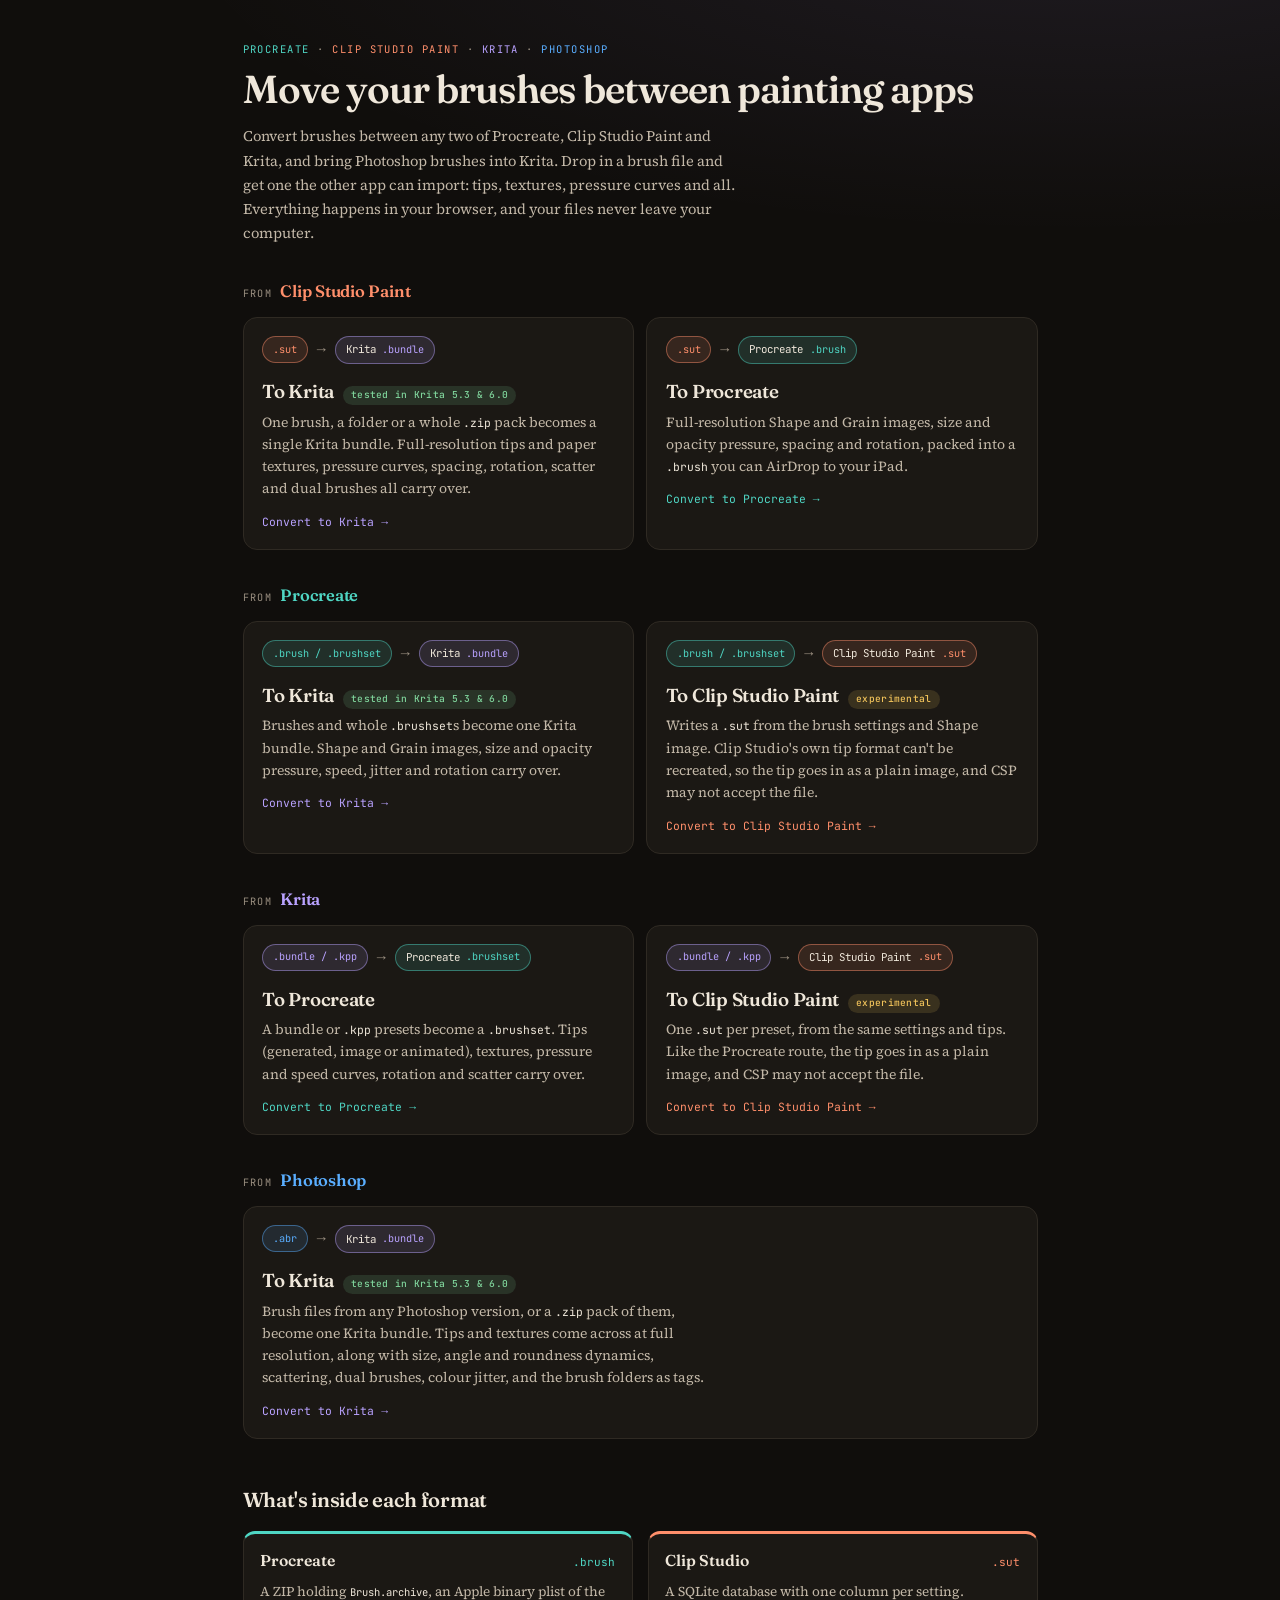
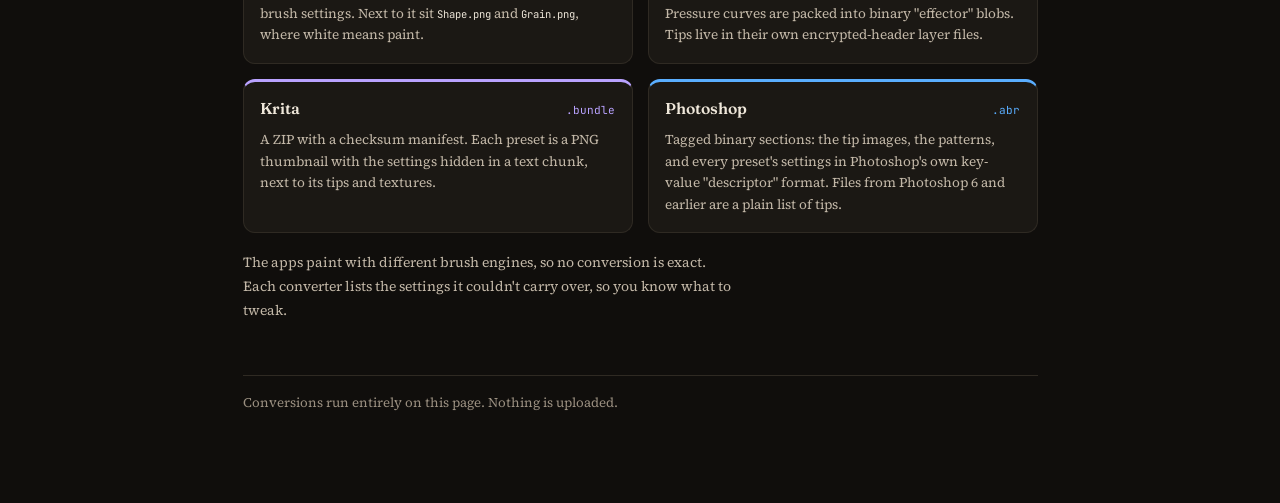
<file: index.html>
<!DOCTYPE html>
<html lang="en">
<head>
  <meta charset="UTF-8">
  <meta name="viewport" content="width=device-width, initial-scale=1.0">
  <title>Brush Converters</title>
  <meta name="description" content="Move brushes between Procreate, Clip Studio Paint and Krita, and bring Photoshop brushes into Krita, right in your browser.">
  <link rel="stylesheet" href="assets/fonts.css">
  <link rel="stylesheet" href="assets/style.css">
</head>
<body class="to-krita">
  <div class="wrap">
    <header>
      <p class="kicker"><span class="c-procreate">Procreate</span> · <span class="c-csp">Clip Studio Paint</span> · <span class="c-krita">Krita</span> · <span class="c-photoshop">Photoshop</span></p>
      <h1>Move your brushes between painting apps</h1>
      <p class="subtitle">Convert brushes between any two of Procreate, Clip Studio Paint and Krita, and bring Photoshop brushes into Krita. Drop in a brush file and get one the other app can import: tips, textures, pressure curves and all. Everything happens in your browser, and your files never leave your computer.</p>
    </header>

    <nav class="routes" aria-label="Converters">
      <section class="route-group" aria-labelledby="from-csp">
        <h2 id="from-csp"><span class="from">From</span> <span class="c-csp">Clip Studio Paint</span></h2>
        <div class="route-pair">
        <a class="route to-krita" href="tools/csp-to-krita/">
          <span class="route-line">
            <span class="fmt csp"><span class="app">Clip Studio Paint</span> <code>.sut</code></span>
            <span class="arrow" aria-hidden="true">→</span>
            <span class="fmt krita"><span class="app">Krita</span> <code>.bundle</code></span>
          </span>
          <span class="route-title">To Krita <span class="tag ok">tested in Krita 5.3 &amp; 6.0</span></span>
          <span class="route-desc">One brush, a folder or a whole <code>.zip</code> pack becomes a single Krita bundle. Full-resolution tips and paper textures, pressure curves, spacing, rotation, scatter and dual brushes all carry over.</span>
          <span class="route-go">Convert to Krita →</span>
        </a>
        <a class="route to-procreate" href="tools/csp-to-procreate/">
          <span class="route-line">
            <span class="fmt csp"><span class="app">Clip Studio Paint</span> <code>.sut</code></span>
            <span class="arrow" aria-hidden="true">→</span>
            <span class="fmt procreate"><span class="app">Procreate</span> <code>.brush</code></span>
          </span>
          <span class="route-title">To Procreate</span>
          <span class="route-desc">Full-resolution Shape and Grain images, size and opacity pressure, spacing and rotation, packed into a <code>.brush</code> you can AirDrop to your iPad.</span>
          <span class="route-go">Convert to Procreate →</span>
        </a>
        </div>
      </section>
      <section class="route-group" aria-labelledby="from-procreate">
        <h2 id="from-procreate"><span class="from">From</span> <span class="c-procreate">Procreate</span></h2>
        <div class="route-pair">
        <a class="route to-krita" href="tools/procreate-to-krita/">
          <span class="route-line">
            <span class="fmt procreate"><span class="app">Procreate</span> <code>.brush / .brushset</code></span>
            <span class="arrow" aria-hidden="true">→</span>
            <span class="fmt krita"><span class="app">Krita</span> <code>.bundle</code></span>
          </span>
          <span class="route-title">To Krita <span class="tag ok">tested in Krita 5.3 &amp; 6.0</span></span>
          <span class="route-desc">Brushes and whole <code>.brushset</code>s become one Krita bundle. Shape and Grain images, size and opacity pressure, speed, jitter and rotation carry over.</span>
          <span class="route-go">Convert to Krita →</span>
        </a>
        <a class="route to-csp" href="tools/procreate-to-csp/">
          <span class="route-line">
            <span class="fmt procreate"><span class="app">Procreate</span> <code>.brush / .brushset</code></span>
            <span class="arrow" aria-hidden="true">→</span>
            <span class="fmt csp"><span class="app">Clip Studio Paint</span> <code>.sut</code></span>
          </span>
          <span class="route-title">To Clip Studio Paint <span class="tag exp">experimental</span></span>
          <span class="route-desc">Writes a <code>.sut</code> from the brush settings and Shape image. Clip Studio's own tip format can't be recreated, so the tip goes in as a plain image, and CSP may not accept the file.</span>
          <span class="route-go">Convert to Clip Studio Paint →</span>
        </a>
        </div>
      </section>
      <section class="route-group" aria-labelledby="from-krita">
        <h2 id="from-krita"><span class="from">From</span> <span class="c-krita">Krita</span></h2>
        <div class="route-pair">
        <a class="route to-procreate" href="tools/krita-to-procreate/">
          <span class="route-line">
            <span class="fmt krita"><span class="app">Krita</span> <code>.bundle / .kpp</code></span>
            <span class="arrow" aria-hidden="true">→</span>
            <span class="fmt procreate"><span class="app">Procreate</span> <code>.brushset</code></span>
          </span>
          <span class="route-title">To Procreate</span>
          <span class="route-desc">A bundle or <code>.kpp</code> presets become a <code>.brushset</code>. Tips (generated, image or animated), textures, pressure and speed curves, rotation and scatter carry over.</span>
          <span class="route-go">Convert to Procreate →</span>
        </a>
        <a class="route to-csp" href="tools/krita-to-csp/">
          <span class="route-line">
            <span class="fmt krita"><span class="app">Krita</span> <code>.bundle / .kpp</code></span>
            <span class="arrow" aria-hidden="true">→</span>
            <span class="fmt csp"><span class="app">Clip Studio Paint</span> <code>.sut</code></span>
          </span>
          <span class="route-title">To Clip Studio Paint <span class="tag exp">experimental</span></span>
          <span class="route-desc">One <code>.sut</code> per preset, from the same settings and tips. Like the Procreate route, the tip goes in as a plain image, and CSP may not accept the file.</span>
          <span class="route-go">Convert to Clip Studio Paint →</span>
        </a>
        </div>
      </section>
      <section class="route-group" aria-labelledby="from-photoshop">
        <h2 id="from-photoshop"><span class="from">From</span> <span class="c-photoshop">Photoshop</span></h2>
        <div class="route-pair">
        <a class="route to-krita" href="tools/photoshop-to-krita/">
          <span class="route-line">
            <span class="fmt photoshop"><span class="app">Photoshop</span> <code>.abr</code></span>
            <span class="arrow" aria-hidden="true">→</span>
            <span class="fmt krita"><span class="app">Krita</span> <code>.bundle</code></span>
          </span>
          <span class="route-title">To Krita <span class="tag ok">tested in Krita 5.3 &amp; 6.0</span></span>
          <span class="route-desc">Brush files from any Photoshop version, or a <code>.zip</code> pack of them, become one Krita bundle. Tips and textures come across at full resolution, along with size, angle and roundness dynamics, scattering, dual brushes, colour jitter, and the brush folders as tags.</span>
          <span class="route-go">Convert to Krita →</span>
        </a>
        </div>
      </section>
    </nav>

    <h2>What's inside each format</h2>
    <div class="formats">
      <section class="format procreate">
        <h3>Procreate <code>.brush</code></h3>
        <p>A ZIP holding <code>Brush.archive</code>, an Apple binary plist of the brush settings. Next to it sit <code>Shape.png</code> and <code>Grain.png</code>, where white means paint.</p>
      </section>
      <section class="format csp">
        <h3>Clip Studio <code>.sut</code></h3>
        <p>A SQLite database with one column per setting. Pressure curves are packed into binary "effector" blobs. Tips live in their own encrypted-header layer files.</p>
      </section>
      <section class="format krita">
        <h3>Krita <code>.bundle</code></h3>
        <p>A ZIP with a checksum manifest. Each preset is a PNG thumbnail with the settings hidden in a text chunk, next to its tips and textures.</p>
      </section>
      <section class="format photoshop">
        <h3>Photoshop <code>.abr</code></h3>
        <p>Tagged binary sections: the tip images, the patterns, and every preset's settings in Photoshop's own key-value "descriptor" format. Files from Photoshop 6 and earlier are a plain list of tips.</p>
      </section>
    </div>
    <p class="note">The apps paint with different brush engines, so no conversion is exact. Each converter lists the settings it couldn't carry over, so you know what to tweak.</p>

    <footer>Conversions run entirely on this page. Nothing is uploaded.</footer>
  </div>
</body>
</html>
</file>
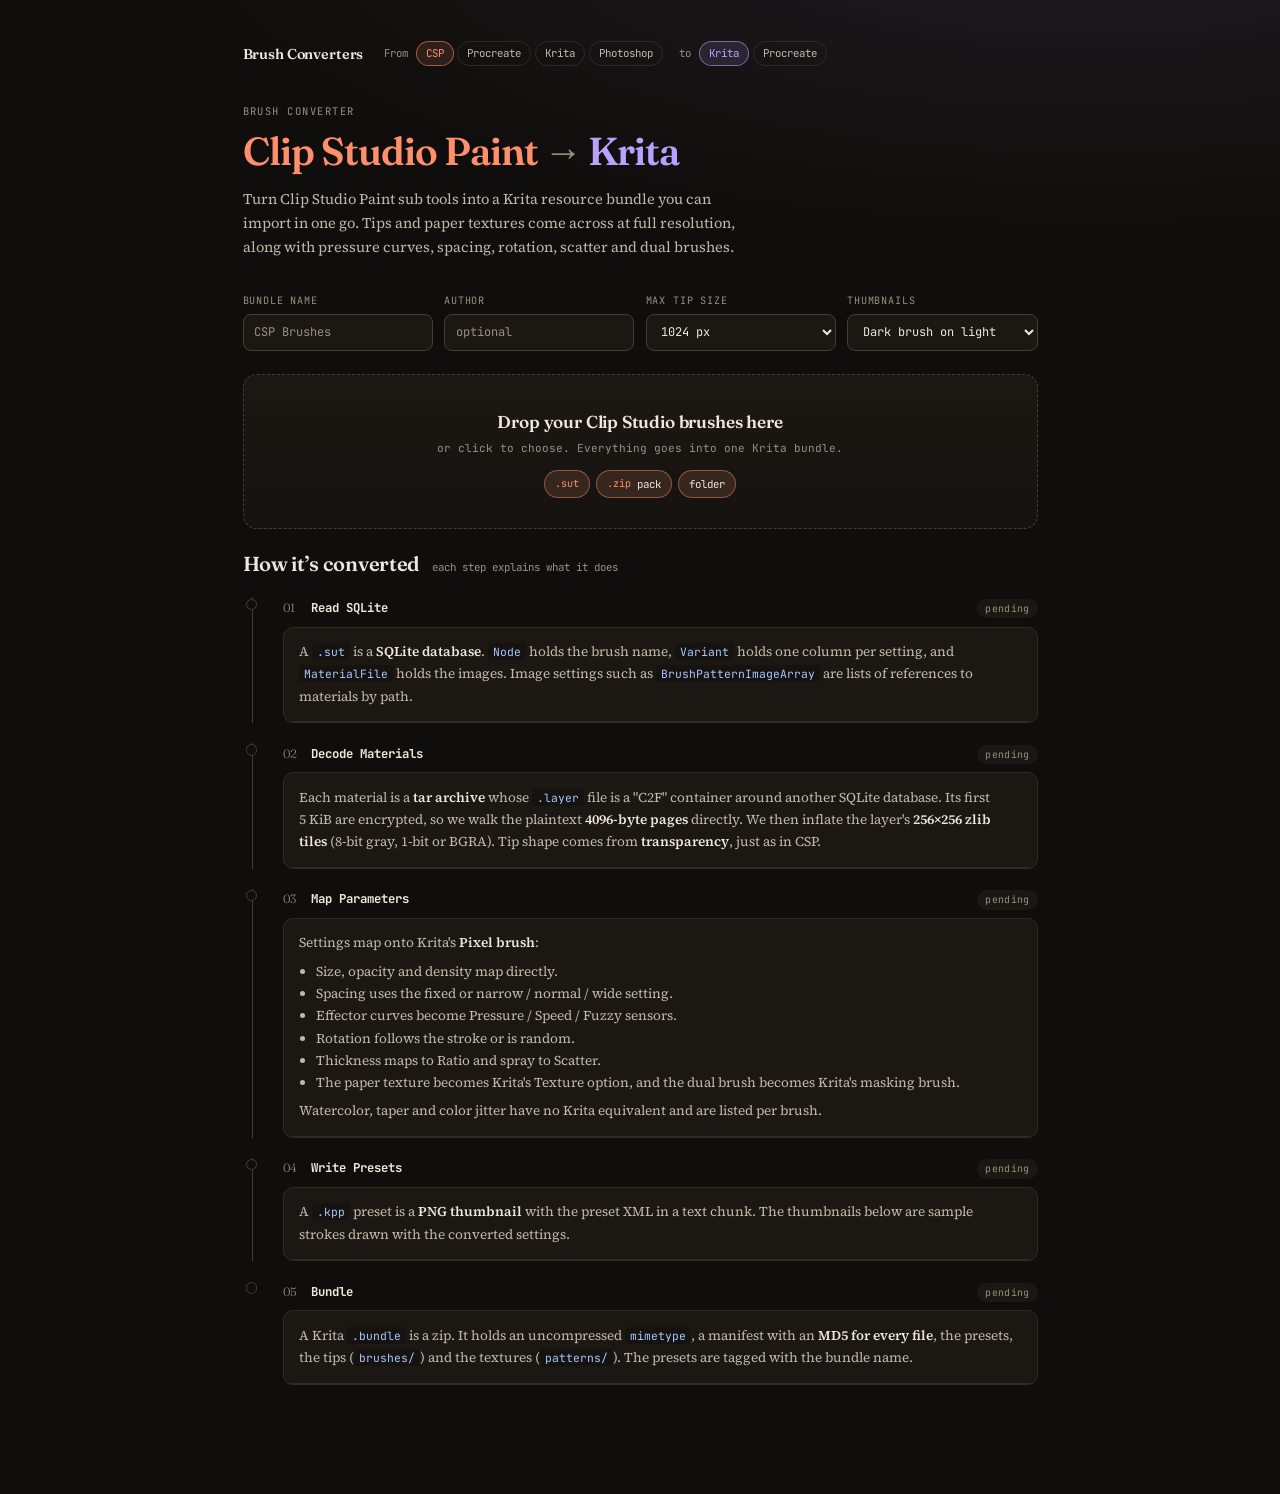
<file: tools/csp-to-krita/index.html>
<!DOCTYPE html>
<html lang="en">
<head>
  <meta charset="UTF-8">
  <meta name="viewport" content="width=device-width, initial-scale=1.0">
  <title>CSP to Krita Brush Converter</title>
  <link rel="stylesheet" href="../../assets/fonts.css">
  <link rel="stylesheet" href="../../assets/style.css">
  <script src="../../vendor/jszip/3.10.1/jszip.min.js"></script>
  <script src="../../vendor/sql.js/1.8.0/sql-wasm.js"></script>
</head>
<body class="to-krita">
  <div class="wrap">
    <nav class="crumbs" id="nav" aria-label="Converters"><a class="home" href="../../">Brush Converters</a></nav>
    <header>
      <p class="kicker">Brush converter</p>
      <h1><span class="c-csp">Clip Studio Paint</span><span class="to">→</span><span class="c-krita">Krita</span></h1>
      <p class="subtitle">Turn Clip Studio Paint sub tools into a Krita resource bundle you can import in one go. Tips and paper textures come across at full resolution, along with pressure curves, spacing, rotation, scatter and dual brushes.</p>
    </header>

    <div class="opts">
      <label>Bundle name <input id="optName" placeholder="CSP Brushes" autocomplete="off"></label>
      <label>Author <input id="optAuthor" placeholder="optional" autocomplete="off"></label>
      <label>Max tip size
        <select id="optTip" title="Larger keeps more detail in big brushes; smaller makes the bundle lighter"><option value="512">512 px</option><option value="1024" selected>1024 px</option><option value="2048">2048 px</option></select>
      </label>
    </div>

    <div class="drop" id="drop" tabindex="0" role="button" aria-label="Choose .sut files or a .zip brush pack">
      <div class="drop-title">Drop your Clip Studio brushes here</div>
      <div class="drop-hint">or click to choose. Everything goes into one Krita bundle.</div>
      <div class="drop-accepts"><span class="fmt csp"><code>.sut</code></span><span class="fmt csp"><code>.zip</code> pack</span><span class="fmt csp">folder</span></div>
      <div class="drop-file" id="dropFile"></div>
      <input type="file" id="fi" accept=".sut,.zip" multiple>
    </div>

    <div class="pipeline-title"><h2>How it’s converted</h2><span>each step explains what it does</span></div>
    <div class="pipeline">
      <div class="stg" id="s1"><div class="stg-head"><span class="stg-n">01</span><span class="stg-name">Read SQLite</span><span class="stg-badge wait" id="b1">pending</span></div>
      <div class="stg-body"><div class="stg-info">A <code>.sut</code> is a <strong>SQLite database</strong>. <code>Node</code> holds the brush name, <code>Variant</code> holds one column per setting, and <code>MaterialFile</code> holds the images. Image settings such as <code>BrushPatternImageArray</code> are lists of references to materials by path.</div><div class="log" id="o1"></div></div></div>

      <div class="stg" id="s2"><div class="stg-head"><span class="stg-n">02</span><span class="stg-name">Decode Materials</span><span class="stg-badge wait" id="b2">pending</span></div>
      <div class="stg-body"><div class="stg-info">Each material is a <strong>tar archive</strong> whose <code>.layer</code> file is a "C2F" container around another SQLite database. Its first 5&nbsp;KiB are encrypted, so we walk the plaintext <strong>4096-byte pages</strong> directly. We then inflate the layer's <strong>256&times;256 zlib tiles</strong> (8-bit gray, 1-bit or BGRA). Tip shape comes from <strong>transparency</strong>, just as in CSP.</div>
      <div class="tex-row" id="mats"></div><div class="log" id="o2"></div></div></div>

      <div class="stg" id="s3"><div class="stg-head"><span class="stg-n">03</span><span class="stg-name">Map Parameters</span><span class="stg-badge wait" id="b3">pending</span></div>
      <div class="stg-body"><div class="stg-info">Settings map onto Krita's <strong>Pixel brush</strong>:
        <ul>
          <li>Size, opacity and density map directly.</li>
          <li>Spacing uses the fixed or narrow / normal / wide setting.</li>
          <li>Effector curves become Pressure / Speed / Fuzzy sensors.</li>
          <li>Rotation follows the stroke or is random.</li>
          <li>Thickness maps to Ratio and spray to Scatter.</li>
          <li>The paper texture becomes Krita's Texture option, and the dual brush becomes Krita's masking brush.</li>
        </ul>
        Watercolor, taper and color jitter have no Krita equivalent and are listed per brush.</div><div class="log" id="o3"></div></div></div>

      <div class="stg" id="s4"><div class="stg-head"><span class="stg-n">04</span><span class="stg-name">Write Presets</span><span class="stg-badge wait" id="b4">pending</span></div>
      <div class="stg-body"><div class="stg-info">A <code>.kpp</code> preset is a <strong>PNG thumbnail</strong> with the preset XML in a text chunk. The thumbnails below are sample strokes drawn with the converted settings.</div>
      <div class="brush-grid" id="cards"></div><div class="log" id="o4"></div></div></div>

      <div class="stg" id="s5"><div class="stg-head"><span class="stg-n">05</span><span class="stg-name">Bundle</span><span class="stg-badge wait" id="b5">pending</span></div>
      <div class="stg-body"><div class="stg-info">A Krita <code>.bundle</code> is a zip. It holds an uncompressed <code>mimetype</code>, a manifest with an <strong>MD5 for every file</strong>, the presets, the tips (<code>brushes/</code>) and the textures (<code>patterns/</code>). The presets are tagged with the bundle name.</div><div class="log" id="o5"></div></div></div>
    </div>

  </div>

  <script type="module">
    import { readSut } from '../../lib/csp/sut.js';
    import { browserImaging, decodeImage, maskToCanvas } from '../../lib/image.js';
    import { coverage, flattenGray } from '../../lib/pixels.js';
    import { writeBundle } from '../../lib/krita/bundle.js';
    import { kppBytes, THUMB_STYLES } from '../../lib/krita/kpp.js';
    import { convertBrush, ResourcePool, slug } from '../../lib/krita/mapping.js';
    import { renderNav } from '../../lib/nav.js';
    import { badge, brushCard, detailsAction, download, escapeHtml, failRunning, formatSize, latestOnly, loadSql, log, progress, resetStages, setResult, setupDrop, thumbStyleControl, uniqueNamer } from '../../lib/ui.js';

    renderNav('csp', 'krita');

    const STAGES = 5;
    const MAX_PREVIEWS = 24;
    // Last run, so settings can be re-applied without dropping the files again.
    const state = { files: null, presets: null, converted: null, style: null, gen: 0, resources: null, failed: 0, output: null };

    function materialCard(mat, role) {
      const card = document.createElement('div');
      card.className = 'tex-card';
      // Show what the converter uses: the tip shape as dark ink, the texture as flat gray.
      const cv = role === 'texture' ? maskToCanvas(flattenGray(mat.image), 'gray') : maskToCanvas(coverage(mat.image));
      const shown = document.createElement('canvas');
      shown.width = cv.width; shown.height = cv.height;
      shown.getContext('2d').drawImage(cv, 0, 0);
      shown.className = `light${Math.max(cv.width, cv.height) < 160 ? ' px' : ''}`;
      shown.setAttribute('role', 'img');
      shown.setAttribute('aria-label', `${role} ${mat.name}`);
      card.append(shown);
      const lbl = document.createElement('div');
      lbl.className = 'tex-lbl';
      lbl.innerHTML = `<b>${escapeHtml(role)}</b> ${escapeHtml(mat.name)} · ${mat.image.width}×${mat.image.height}`;
      card.append(lbl);
      return card;
    }

    /** .zip brush packs: pull out the .sut files inside (any folder depth). */
    async function expandZips(files) {
      const out = [];
      for (const f of files) {
        if (!f.name.toLowerCase().endsWith('.zip')) { out.push(f); continue; }
        const zip = await window.JSZip.loadAsync(await f.arrayBuffer());
        const suts = Object.values(zip.files).filter((e) => !e.dir && /\.sut$/i.test(e.name) && !e.name.includes('__MACOSX'));
        log(1, `${f.name}: ${suts.length} .sut file(s) inside`, suts.length ? 'd' : 'w');
        for (const e of suts) out.push(new File([await e.async('uint8array')], e.name.split('/').pop()));
      }
      return out;
    }

    const bundleName = () => document.getElementById('optName').value.trim()
      || (state.files && state.files.length === 1 ? state.files[0].name.replace(/\.(sut|zip)$/i, '') : 'CSP Brushes');

    /** Stage 4, also re-run on its own when the thumbnail colours change. False if a newer run took over. */
    async function writePresets() {
      const gen = ++state.gen;
      const { converted } = state;
      const style = thumbStyle();
      badge(4, 'run');
      document.getElementById('o4').replaceChildren();
      const written = [], cards = [];
      for (const [i, { preset, filename }] of converted.entries()) {
        progress(4, i + 1, converted.length);
        const { data, thumbnail } = await kppBytes(preset, style);
        if (gen !== state.gen) return false;
        written.push({ filename, data, thumbnail, tags: preset.tags });
        cards.push(brushCard({ ...preset, filename, thumbnail }));
        log(4, `paintoppresets/${filename}  ${formatSize(data.length)}`, 'd');
      }
      document.getElementById('cards').replaceChildren(...cards);
      badge(4, 'ok');
      Object.assign(state, { presets: written, style });
      return true;
    }

    /** Stage 5, also re-run on its own when the bundle name or author changes. */
    async function makeBundle() {
      const name = bundleName();
      const author = document.getElementById('optAuthor').value.trim();
      badge(5, 'run');
      document.getElementById('o5').replaceChildren();
      for (const r of state.resources) log(5, `${r.kind}/${r.filename}  ${formatSize(r.data.length)}`, 'd');
      const blob = await writeBundle(window.JSZip, state.presets, state.resources, {
        name, author, tag: name, background: state.style.background,
        description: `Converted from Clip Studio Paint with brush-converters (${state.presets.length} brushes)`,
      });
      state.output = { blob, filename: `${slug(name)}.bundle` };
      log(5, `\n${state.output.filename}: ${state.presets.length} presets, ${state.resources.length} resources, ${formatSize(blob.size)}`, 'c');
      badge(5, 'ok');
      const warned = state.warned;
      setResult({
        state: 'ok',
        title: `${state.presets.length} brush${state.presets.length === 1 ? '' : 'es'} → ${state.output.filename} (${formatSize(blob.size)})`,
        detail: 'In Krita: Settings → Manage Resources → Import Resources. The presets are tagged with the bundle name.'
          + (warned ? ` ${warned} brush${warned === 1 ? ' has' : 'es have'} settings Krita can't reproduce — see step 04.` : '')
          + (state.failed ? ` ${state.failed} item(s) failed — see the steps below.` : ''),
        actions: [{ label: 'Download .bundle', primary: true, onClick: () => download(state.output.blob, state.output.filename) }, detailsAction],
      });
    }

    async function run(files) {
      state.gen++; // stops a thumbnail re-render still in flight
      state.converted = null;
      state.files = files;
      state.output = null;
      state.presets = null;
      document.getElementById('mats').replaceChildren();
      document.getElementById('cards').replaceChildren();
      resetStages(STAGES, `Converting ${files.length} file${files.length === 1 ? '' : 's'}…`);
      const maxTip = Number(document.getElementById('optTip').value);
      try {
        // 1. SQLite
        badge(1, 'run');
        log(1, 'Loading sql.js (WebAssembly)…', 'd');
        const SQL = await loadSql();
        const sources = await expandZips(files);
        const read = [];
        let failed = 0;
        for (const file of sources) {
          const bytes = new Uint8Array(await file.arrayBuffer());
          const sig = new TextDecoder().decode(bytes.subarray(0, 15));
          if (sig !== 'SQLite format 3') { log(1, `! ${file.name}: not a SQLite database`, 'r'); failed++; continue; }
          read.push({ file, bytes });
        }
        log(1, `${read.length} file(s) readable${failed ? `, ${failed} skipped` : ''}`, read.length ? 'g' : 'r');
        if (!read.length) throw new Error(sources.length ? 'none of the files is a CSP .sut (SQLite) file' : 'no .sut files found');
        badge(1, 'ok');

        // 2. Materials
        badge(2, 'run');
        const brushes = [];
        const matsEl = document.getElementById('mats');
        let previews = 0;
        for (const [i, { file, bytes }] of read.entries()) {
          progress(2, i + 1, read.length);
          let found;
          try {
            found = await readSut(SQL, bytes, { fileName: file.name, decodePng: decodeImage });
          } catch (e) {
            log(2, `! ${file.name}: ${e.message}`, 'r');
            failed++;
            continue;
          }
          if (!found.length) { log(2, `! ${file.name}: no brushes found`, 'w'); continue; }
          for (const b of found) {
            const roles = [['tip', b.tips], ['texture', b.texture ? [b.texture] : []], ['dual tip', b.dualTips]];
            const desc = roles.filter(([, m]) => m.length).map(([r, m]) => `${m.length} ${r}${m.length > 1 ? 's' : ''}`).join(', ');
            log(2, `${b.name}  (${file.name})`, 'c');
            log(2, `  ${desc || 'round tip, no images'}`, 'd');
            for (const [role, mats] of roles) {
              for (const m of mats) {
                log(2, `  ${role} "${m.name}" ${m.image.width}×${m.image.height} from ${m.source}`, m.source === 'layer' ? 'g' : 'w');
                if (previews++ < MAX_PREVIEWS) matsEl.append(materialCard(m, role));
              }
            }
            brushes.push(b);
          }
        }
        if (previews > MAX_PREVIEWS) log(2, `(showing the first ${MAX_PREVIEWS} of ${previews} images)`, 'd');
        if (!brushes.length) throw new Error('no brushes could be read');
        badge(2, 'ok');

        // 3. Mapping
        badge(3, 'run');
        const pool = new ResourcePool();
        const presets = [];
        for (const [i, b] of brushes.entries()) {
          progress(3, i + 1, brushes.length);
          try {
            const preset = await convertBrush(b, pool, browserImaging, maxTip);
            presets.push(preset);
            log(3, `ok ${preset.name}: ${preset.mapped.join(', ')}`, 'g');
            for (const w of new Set(preset.warnings)) log(3, `   - ${w}`, 'w');
          } catch (e) {
            console.error(e);
            log(3, `! ${b.name}: ${e.message}`, 'r');
            failed++;
          }
        }
        if (!presets.length) throw new Error('nothing could be converted');
        log(3, `\n${presets.length} preset(s), ${pool.resources.length} tip/texture file(s)`, 'c');
        badge(3, 'ok');

        // 4. Presets
        const name = uniqueNamer();
        Object.assign(state, {
          converted: presets.map((preset) => ({ preset, filename: name(slug(preset.name), '.kpp') })),
          resources: pool.resources, failed, warned: presets.filter((p) => p.warnings.length).length,
        });
        if (!(await writePresets())) return;

        // 5. Bundle
        await makeBundle();
      } catch (e) {
        state.presets = null;
        state.converted = null;
        failRunning(STAGES, e, 'Drop CSP sub tool files (.sut), a folder of them, or a .zip brush pack.');
      }
    }

    const convert = latestOnly(run);
    const rebundle = latestOnly(() => (state.presets ? makeBundle() : null));
    const restyle = latestOnly(async () => { if (state.converted && await writePresets()) await makeBundle(); });
    const thumbStyle = thumbStyleControl(document.querySelector('.opts'), THUMB_STYLES, () => restyle().catch((e) => failRunning(STAGES, e)));
    setupDrop({ accept: ['.sut', '.zip'], onFiles: convert });
    // Name / author only change the bundle; tip size needs a full re-run.
    for (const id of ['optName', 'optAuthor']) {
      document.getElementById(id).addEventListener('change', () => rebundle().catch((e) => failRunning(STAGES, e)));
    }
    document.getElementById('optTip').addEventListener('change', () => { if (state.files) convert(state.files); });
  </script>
</body>
</html>
</file>
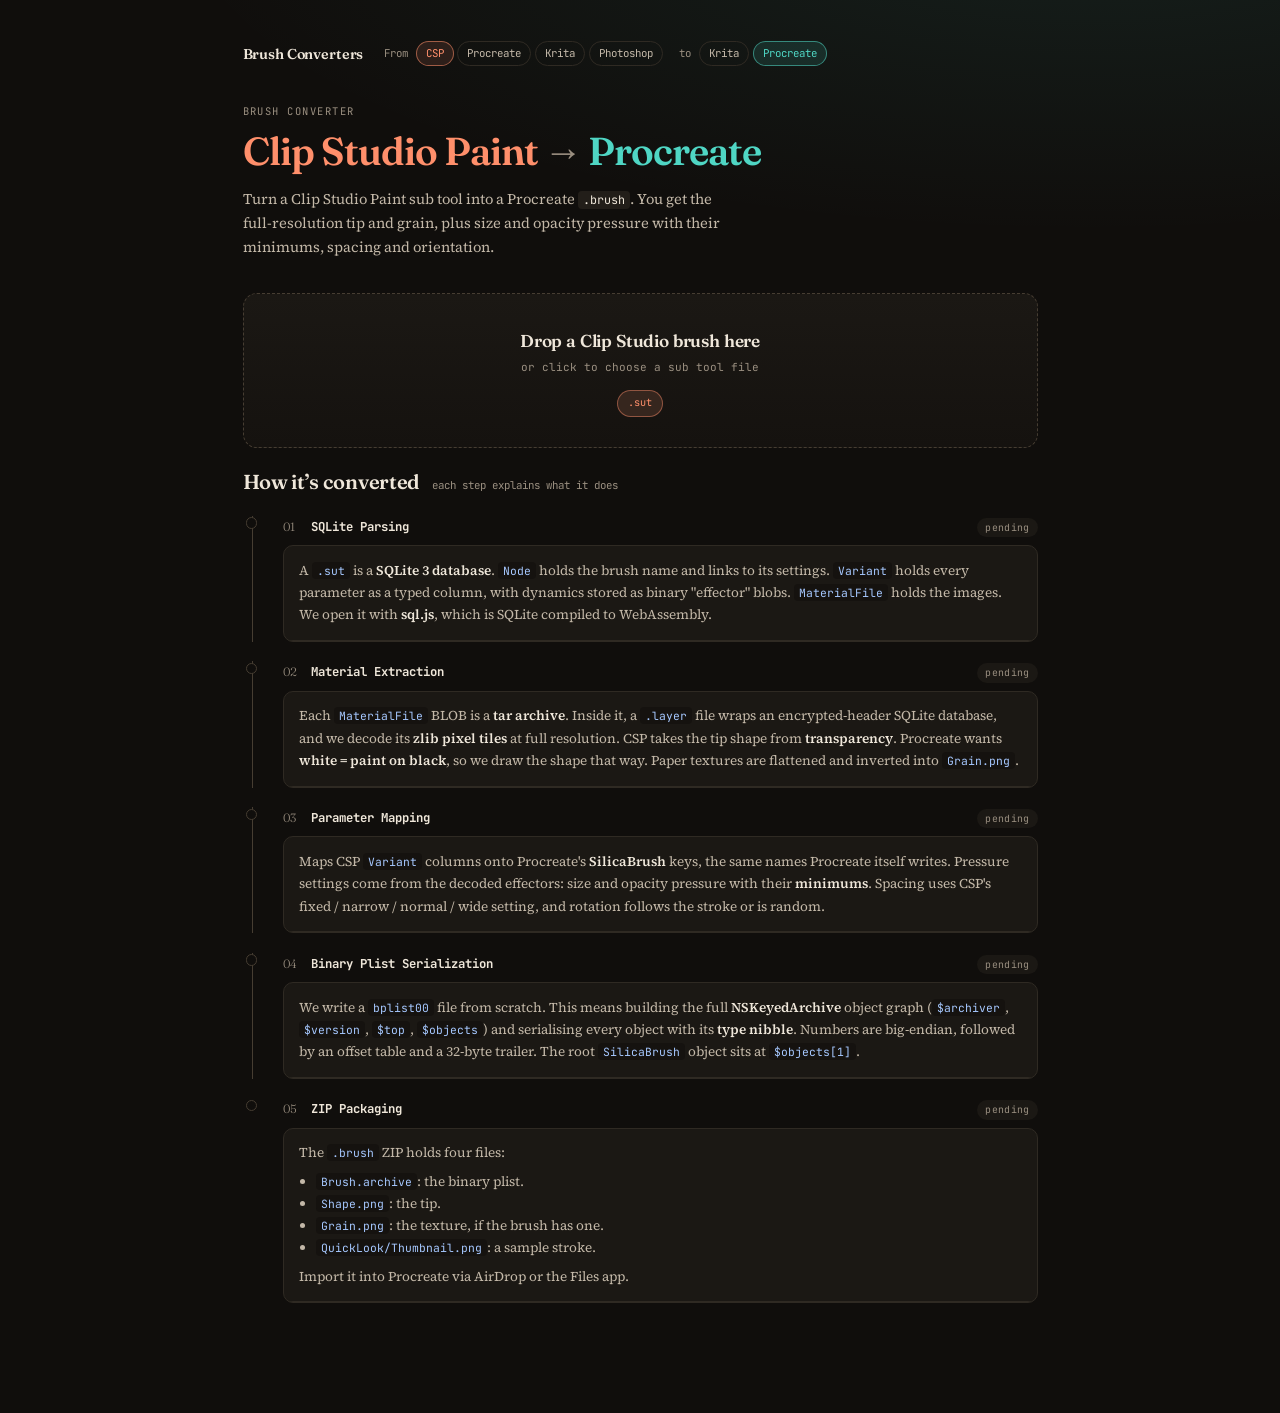
<file: tools/csp-to-procreate/index.html>
<!DOCTYPE html>
<html lang="en">
<head>
  <meta charset="UTF-8">
  <meta name="viewport" content="width=device-width, initial-scale=1.0">
  <title>CSP to Procreate Brush Converter</title>
  <link rel="stylesheet" href="../../assets/fonts.css">
  <link rel="stylesheet" href="../../assets/style.css">
  <script src="../../vendor/jszip/3.10.1/jszip.min.js"></script>
  <script src="../../vendor/sql.js/1.8.0/sql-wasm.js"></script>
</head>
<body class="to-procreate">
  <div class="wrap">
    <nav class="crumbs" id="nav" aria-label="Converters"><a class="home" href="../../">Brush Converters</a></nav>
    <header>
      <p class="kicker">Brush converter</p>
      <h1><span class="c-csp">Clip Studio Paint</span><span class="to">→</span><span class="c-procreate">Procreate</span></h1>
      <p class="subtitle">Turn a Clip Studio Paint sub tool into a Procreate <code>.brush</code>. You get the full-resolution tip and grain, plus size and opacity pressure with their minimums, spacing and orientation.</p>
    </header>
    <div class="drop" id="drop" tabindex="0" role="button" aria-label="Choose a .sut file">
      <div class="drop-title">Drop a Clip Studio brush here</div>
      <div class="drop-hint">or click to choose a sub tool file</div>
      <div class="drop-accepts"><span class="fmt csp"><code>.sut</code></span></div>
      <div class="drop-file" id="dropFile"></div>
      <input type="file" id="fi" accept=".sut">
    </div>
    <div class="pipeline-title"><h2>How it’s converted</h2><span>each step explains what it does</span></div>
    <div class="pipeline">
      <div class="stg" id="s1"><div class="stg-head"><span class="stg-n">01</span><span class="stg-name">SQLite Parsing</span><span class="stg-badge wait" id="b1">pending</span></div>
      <div class="stg-body"><div class="stg-info">A <code>.sut</code> is a <strong>SQLite 3 database</strong>. <code>Node</code> holds the brush name and links to its settings. <code>Variant</code> holds every parameter as a typed column, with dynamics stored as binary "effector" blobs. <code>MaterialFile</code> holds the images. We open it with <strong>sql.js</strong>, which is SQLite compiled to WebAssembly.</div><div class="log" id="o1"></div></div></div>

      <div class="stg" id="s2"><div class="stg-head"><span class="stg-n">02</span><span class="stg-name">Material Extraction</span><span class="stg-badge wait" id="b2">pending</span></div>
      <div class="stg-body"><div class="stg-info">Each <code>MaterialFile</code> BLOB is a <strong>tar archive</strong>. Inside it, a <code>.layer</code> file wraps an encrypted-header SQLite database, and we decode its <strong>zlib pixel tiles</strong> at full resolution. CSP takes the tip shape from <strong>transparency</strong>. Procreate wants <strong>white = paint on black</strong>, so we draw the shape that way. Paper textures are flattened and inverted into <code>Grain.png</code>.</div>
      <div class="tex-row">
        <div class="tex-card"><canvas id="cv_csp" width="200" height="200" class="light" role="img" aria-label="CSP tip"></canvas><div class="tex-lbl"><b>CSP tip</b> as decoded</div></div>
        <div class="tex-card"><canvas id="cv_pc" width="200" height="200" role="img" aria-label="Procreate shape"></canvas><div class="tex-lbl"><b>Shape.png</b> white = paint</div></div>
        <div class="tex-card"><canvas id="cv_grain" width="200" height="200" role="img" aria-label="Procreate grain"></canvas><div class="tex-lbl"><b>Grain.png</b> <span id="grainLbl">none</span></div></div>
      </div>
      <div class="log" id="o2"></div></div></div>

      <div class="stg" id="s3"><div class="stg-head"><span class="stg-n">03</span><span class="stg-name">Parameter Mapping</span><span class="stg-badge wait" id="b3">pending</span></div>
      <div class="stg-body"><div class="stg-info">Maps CSP <code>Variant</code> columns onto Procreate's <strong>SilicaBrush</strong> keys, the same names Procreate itself writes. Pressure settings come from the decoded effectors: size and opacity pressure with their <strong>minimums</strong>. Spacing uses CSP's fixed / narrow / normal / wide setting, and rotation follows the stroke or is random.</div>
      <div class="ptbl-wrap"><table class="ptbl"><thead><tr><th>CSP Column</th><th>Value</th><th>Procreate Key</th><th>Fidelity</th></tr></thead><tbody id="ptbody"></tbody></table></div>
      <div class="log" id="o3"></div></div></div>

      <div class="stg" id="s4"><div class="stg-head"><span class="stg-n">04</span><span class="stg-name">Binary Plist Serialization</span><span class="stg-badge wait" id="b4">pending</span></div>
      <div class="stg-body"><div class="stg-info">We write a <code>bplist00</code> file from scratch. This means building the full <strong>NSKeyedArchive</strong> object graph (<code>$archiver</code>, <code>$version</code>, <code>$top</code>, <code>$objects</code>) and serialising every object with its <strong>type nibble</strong>. Numbers are big-endian, followed by an offset table and a 32-byte trailer. The root <code>SilicaBrush</code> object sits at <code>$objects[1]</code>.</div><div class="log" id="o4"></div></div></div>

      <div class="stg" id="s5"><div class="stg-head"><span class="stg-n">05</span><span class="stg-name">ZIP Packaging</span><span class="stg-badge wait" id="b5">pending</span></div>
      <div class="stg-body"><div class="stg-info">The <code>.brush</code> ZIP holds four files:
        <ul>
          <li><code>Brush.archive</code>: the binary plist.</li>
          <li><code>Shape.png</code>: the tip.</li>
          <li><code>Grain.png</code>: the texture, if the brush has one.</li>
          <li><code>QuickLook/Thumbnail.png</code>: a sample stroke.</li>
        </ul>
        Import it into Procreate via AirDrop or the Files app.</div><div class="log" id="o5"></div></div></div>
    </div>
  </div>

  <script type="module">
    import { coverage, flattenGray, isEmpty, padSquare } from '../../lib/pixels.js';
    import { browserImaging, canvasToPng, decodeImage, maskToCanvas, resizeMask } from '../../lib/image.js';
    import { readSut } from '../../lib/csp/sut.js';
    import { isBytes } from '../../lib/bytes.js';
    import { renderStroke } from '../../lib/krita/kpp.js';
    import { renderNav } from '../../lib/nav.js';
    import { grayPng } from '../../lib/png.js';
    import { cspToSettings } from '../../lib/procreate/from-csp.js';
    import { archiveFromSettings } from '../../lib/procreate/settings.js';
    import { uuid, writeBrush } from '../../lib/procreate/write.js';
    import { buildBrushArchive } from '../../lib/bplist.js';
    import { badge, detailsAction, download, escapeHtml, failRunning, formatSize, latestOnly, loadSql, log, resetStages, setResult, setupDrop, showCanvas } from '../../lib/ui.js';

    renderNav('csp', 'procreate');
    const STAGES = 5;
    const MAX_SHAPE = 2048;

    function row([csp, value, to, f]) {
      const tr = document.createElement('tr');
      const cls = f === 'image' ? 'dir' : f;
      tr.innerHTML = [csp, value, to].map((c) => `<td>${escapeHtml(c)}</td>`).join('')
        + `<td><span class="${cls}">${f === 'dir' ? 'direct' : f === 'apx' ? 'approx' : f === 'image' ? 'image' : 'none'}</span></td>`;
      document.getElementById('ptbody').appendChild(tr);
    }

    /** Tip shape for Procreate: white = paint on black, square, at most MAX_SHAPE px. */
    async function shapeFrom(brush, warn) {
      let mask = null;
      for (const tip of brush.tips) {
        const cov = coverage(tip.image);
        if (!isEmpty(cov)) { mask = padSquare(cov); break; }
      }
      if (brush.tips.length > 1) warn(`brush has ${brush.tips.length} tips; Procreate gets the first`);
      if (!mask) {
        mask = browserImaging.circleMask((brush.params.BrushHardness ?? 100) / 100);
        warn(brush.tips.length ? 'tip image is empty; using a round tip' : 'round tip (no image): generated from hardness');
      }
      if (mask.width > MAX_SHAPE) mask = resizeMask(mask, MAX_SHAPE);
      return mask;
    }

    let brushOut = null;

    async function run([file]) {
      brushOut = null;
      document.getElementById('ptbody').replaceChildren();
      document.getElementById('grainLbl').textContent = 'none';
      for (const id of ['cv_csp', 'cv_pc', 'cv_grain']) {
        const c = document.getElementById(id); c.getContext('2d').clearRect(0, 0, c.width, c.height);
      }
      resetStages(STAGES, `Converting ${file.name}…`);
      try {
        // 1. SQLite
        badge(1, 'run');
        log(1, `File: ${file.name} (${(file.size / 1024).toFixed(1)} KB)`);
        log(1, 'Loading sql.js (WebAssembly)…', 'd');
        const SQL = await loadSql();
        const bytes = new Uint8Array(await file.arrayBuffer());
        const sig = new TextDecoder().decode(bytes.subarray(0, 15));
        log(1, `Signature: "${sig}"`, 'l');
        if (sig !== 'SQLite format 3') throw new Error('Not a SQLite database — is this a valid .sut file?');
        const brushes = await readSut(SQL, bytes, { fileName: file.name, decodePng: decodeImage });
        if (!brushes.length) throw new Error('No brush (Node with a Variant) found in this file');
        const brush = brushes[0];
        const p = brush.params;
        log(1, `Brush: "${brush.name}"`, 'c');
        if (brushes.length > 1) log(1, `${brushes.length} brushes in this file; converting the first`, 'w');
        const cols = Object.keys(p);
        log(1, `Variant: ${cols.length} columns, ${cols.filter((c) => isBytes(p[c])).length} binary`, 'g');
        badge(1, 'ok');

        // 2. Materials
        badge(2, 'run');
        const extra = [];
        const warn = (w) => { extra.push(w); log(2, `! ${w}`, 'w'); };
        brush.warnings.forEach((w) => log(2, `! ${w}`, 'w'));
        for (const t of brush.tips) log(2, `tip "${t.name}": ${t.image.width}×${t.image.height} from ${t.source}`, t.source === 'layer' ? 'g' : 'w');
        if (brush.tips[0]) showCanvas('cv_csp', maskToCanvas(coverage(brush.tips[0].image)));
        const shape = await shapeFrom(brush, warn);
        const shapePng = await grayPng(shape);
        showCanvas('cv_pc', maskToCanvas(shape, 'gray'));
        log(2, `Shape.png: ${shape.width}×${shape.height}, ${(shapePng.length / 1024).toFixed(1)} KB`, 'g');
        let grainPng = null;
        if (brush.texture) {
          const flat = flattenGray(brush.texture.image);
          const inv = { ...flat, data: flat.data.map((v) => 255 - v) };
          const k = MAX_SHAPE / Math.max(inv.width, inv.height);
          const sized = k < 1 ? resizeMask(inv, Math.round(inv.width * k), Math.round(inv.height * k), 'gray') : inv;
          grainPng = await grayPng(sized);
          showCanvas('cv_grain', maskToCanvas(sized, 'gray'));
          document.getElementById('grainLbl').textContent = brush.texture.name;
          log(2, `Grain.png from texture "${brush.texture.name}": ${sized.width}×${sized.height}`, 'g');
        } else log(2, 'No paper texture', 'd');
        badge(2, 'ok');

        // 3. Parameters
        badge(3, 'run');
        const { settings, warnings, rows, counts } = cspToSettings(brush);
        settings.hasGrain = !!grainPng;
        rows.forEach(row);
        for (const w of warnings.slice(brush.warnings.length)) log(3, `! ${w}`, 'w');
        const pc = archiveFromSettings(settings, uuid());
        log(3, `Mapped: direct=${counts.dir} approx=${counts.apx} none=${counts.non} unmapped=${counts.unmapped}`, 'c');
        log(3, `Procreate keys: ${Object.keys(pc).length}`, 'g');
        badge(3, 'ok');
        const allWarnings = [...new Set([...warnings, ...extra])];

        // 4. Binary plist
        badge(4, 'run');
        log(4, 'Building NSKeyedArchive object graph…', 'l');
        log(4, `  $objects[1] = SilicaBrush (${Object.keys(pc).length} keys + $class)`, 'd');
        const archive = buildBrushArchive(pc);
        const t = archive.length - 32;
        log(4, `  offsetIntSize ${archive[t + 6]}, objectRefSize ${archive[t + 7]}`, 'd');
        log(4, `  Brush.archive: ${archive.length} bytes`, 'g');
        badge(4, 'ok');

        // 5. ZIP
        badge(5, 'run');
        const thumb = renderStroke({
          mask: shape.width > 256 ? resizeMask(shape, 256, 256, 'gray') : shape,
          size: settings.size, spacing: Math.max(settings.spacing, 0.02), angle: settings.angle,
          sizeCurve: settings.pressureSize ? [[0, 1 - settings.pressureSize], [1, 1]] : null,
          opacity: settings.opacity, flow: settings.flow, followLine: settings.followStroke, randomRotation: settings.rotationJitter > 0.5,
          scatter: 0, ratio: settings.roundness, pattern: null, patternScale: 1,
        });
        const blob = await writeBrush(window.JSZip, { params: pc, shapePng, grainPng, thumbPng: await canvasToPng(thumb) });
        const filename = `${file.name.replace(/\.sut$/i, '')}.brush`;
        brushOut = { blob, filename };
        log(5, `${filename}: ${(blob.size / 1024).toFixed(1)} KB`, 'c');
        log(5, `  Brush.archive + Shape.png${grainPng ? ' + Grain.png' : ''} + QuickLook/Thumbnail.png`, 'd');
        if (allWarnings.length) log(5, `${allWarnings.length} warning(s) — see steps 02 and 03`, 'w');
        badge(5, 'ok');
        setResult({
          state: 'ok',
          title: `"${brush.name}" → ${filename} (${formatSize(blob.size)})`,
          detail: 'Import into Procreate via AirDrop or the Files app.'
            + (allWarnings.length ? ` ${allWarnings.length} setting(s) couldn't be carried over — see steps 02 and 03.` : ''),
          actions: [{ label: 'Download .brush', primary: true, onClick: () => download(brushOut.blob, brushOut.filename) }, detailsAction],
        });
      } catch (e) {
        failRunning(STAGES, e, 'Drop a Clip Studio Paint sub tool file (.sut).');
      }
    }

    // One file at a time: extra files in a drop are ignored, so say so.
    setupDrop({ accept: ['.sut'], onFiles: latestOnly(async (files) => {
      await run(files);
      if (files.length > 1 && brushOut) log(5, `(${files.length - 1} more file(s) dropped — this converter takes one at a time)`, 'w');
    }) });
  </script>
</body>
</html>
</file>
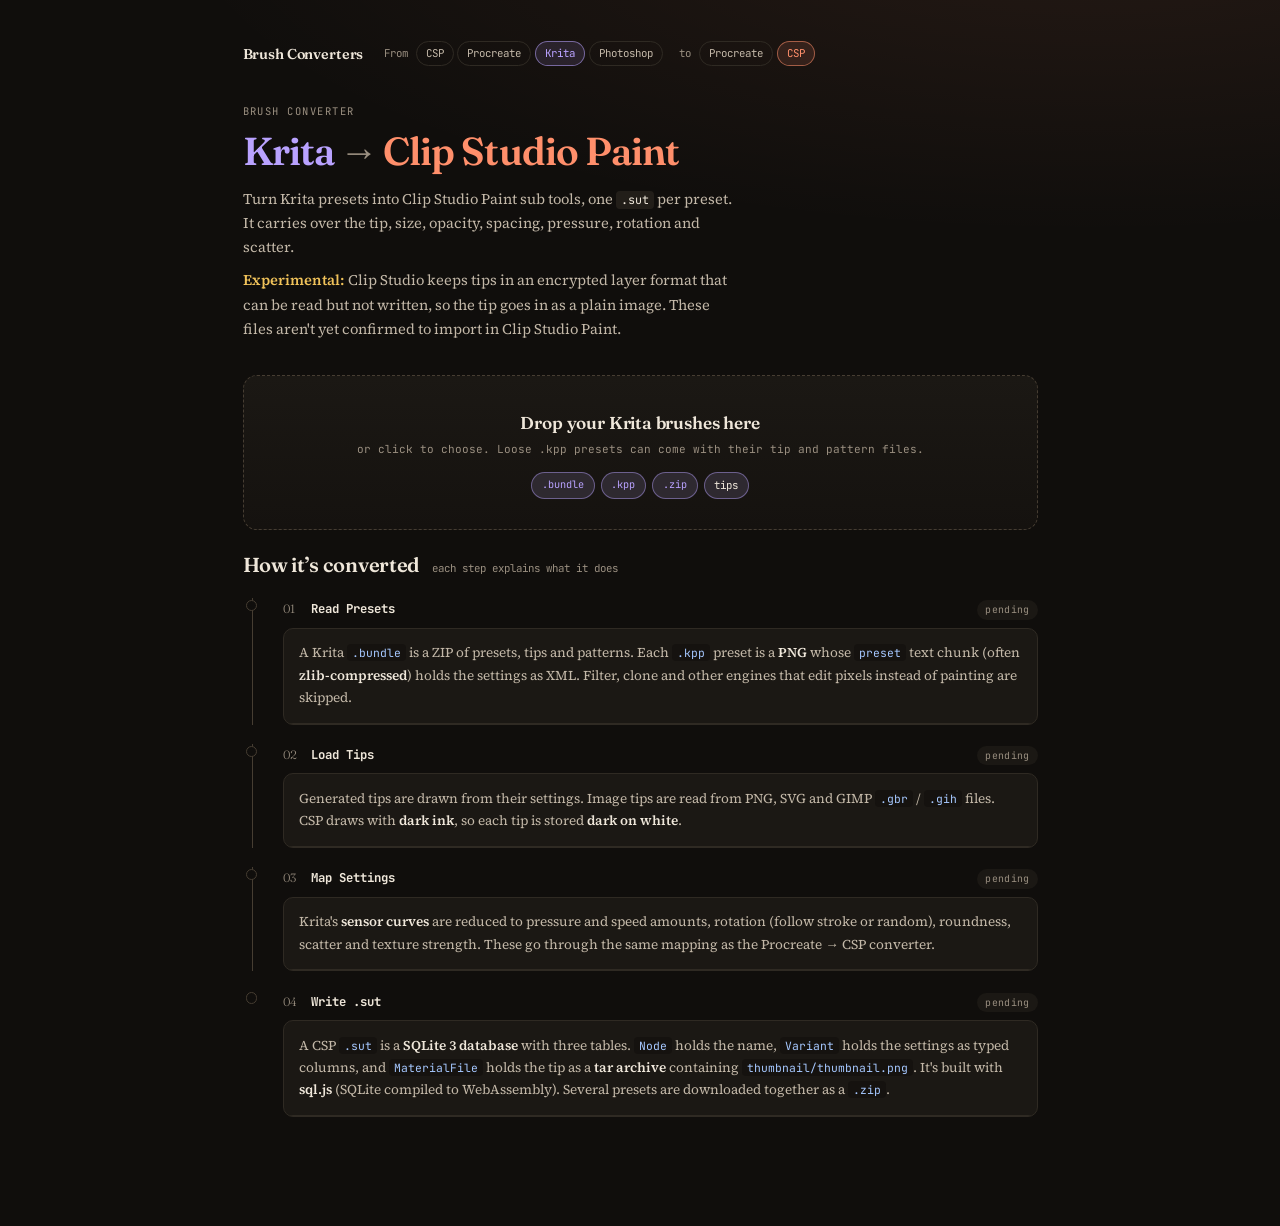
<file: tools/krita-to-csp/index.html>
<!DOCTYPE html>
<html lang="en">
<head>
  <meta charset="UTF-8">
  <meta name="viewport" content="width=device-width, initial-scale=1.0">
  <title>Krita to Clip Studio Paint Brush Converter</title>
  <link rel="stylesheet" href="../../assets/fonts.css">
  <link rel="stylesheet" href="../../assets/style.css">
  <script src="../../vendor/jszip/3.10.1/jszip.min.js"></script>
  <script src="../../vendor/sql.js/1.8.0/sql-wasm.js"></script>
</head>
<body class="to-csp">
  <div class="wrap">
    <nav class="crumbs" id="nav" aria-label="Converters"><a class="home" href="../../">Brush Converters</a></nav>
    <header>
      <p class="kicker">Brush converter</p>
      <h1><span class="c-krita">Krita</span><span class="to">→</span><span class="c-csp">Clip Studio Paint</span></h1>
      <p class="subtitle">Turn Krita presets into Clip Studio Paint sub tools, one <code>.sut</code> per preset. It carries over the tip, size, opacity, spacing, pressure, rotation and scatter.</p>
      <p class="subtitle"><strong class="warn">Experimental:</strong> Clip Studio keeps tips in an encrypted layer format that can be read but not written, so the tip goes in as a plain image. These files aren't yet confirmed to import in Clip Studio Paint.</p>
    </header>

    <div class="drop" id="drop" tabindex="0" role="button" aria-label="Choose a .bundle, .kpp presets or a .zip">
      <div class="drop-title">Drop your Krita brushes here</div>
      <div class="drop-hint">or click to choose. Loose <code>.kpp</code> presets can come with their tip and pattern files.</div>
      <div class="drop-accepts"><span class="fmt krita"><code>.bundle</code></span><span class="fmt krita"><code>.kpp</code></span><span class="fmt krita"><code>.zip</code></span><span class="fmt krita">tips</span></div>
      <div class="drop-file" id="dropFile"></div>
      <input type="file" id="fi" accept=".bundle,.kpp,.zip,.png,.gbr,.gih,.svg,.pat" multiple>
    </div>

    <div class="pipeline-title"><h2>How it’s converted</h2><span>each step explains what it does</span></div>
    <div class="pipeline">
      <div class="stg" id="s1"><div class="stg-head"><span class="stg-n">01</span><span class="stg-name">Read Presets</span><span class="stg-badge wait" id="b1">pending</span></div>
      <div class="stg-body"><div class="stg-info">A Krita <code>.bundle</code> is a ZIP of presets, tips and patterns. Each <code>.kpp</code> preset is a <strong>PNG</strong> whose <code>preset</code> text chunk (often <strong>zlib-compressed</strong>) holds the settings as XML. Filter, clone and other engines that edit pixels instead of painting are skipped.</div><div class="log" id="o1"></div></div></div>

      <div class="stg" id="s2"><div class="stg-head"><span class="stg-n">02</span><span class="stg-name">Load Tips</span><span class="stg-badge wait" id="b2">pending</span></div>
      <div class="stg-body"><div class="stg-info">Generated tips are drawn from their settings. Image tips are read from PNG, SVG and GIMP <code>.gbr</code> / <code>.gih</code> files. CSP draws with <strong>dark ink</strong>, so each tip is stored <strong>dark on white</strong>.</div>
      <div class="tex-row" id="mats"></div><div class="log" id="o2"></div></div></div>

      <div class="stg" id="s3"><div class="stg-head"><span class="stg-n">03</span><span class="stg-name">Map Settings</span><span class="stg-badge wait" id="b3">pending</span></div>
      <div class="stg-body"><div class="stg-info">Krita's <strong>sensor curves</strong> are reduced to pressure and speed amounts, rotation (follow stroke or random), roundness, scatter and texture strength. These go through the same mapping as the Procreate → CSP converter.</div><div class="log" id="o3"></div></div></div>

      <div class="stg" id="s4"><div class="stg-head"><span class="stg-n">04</span><span class="stg-name">Write .sut</span><span class="stg-badge wait" id="b4">pending</span></div>
      <div class="stg-body"><div class="stg-info">A CSP <code>.sut</code> is a <strong>SQLite 3 database</strong> with three tables. <code>Node</code> holds the name, <code>Variant</code> holds the settings as typed columns, and <code>MaterialFile</code> holds the tip as a <strong>tar archive</strong> containing <code>thumbnail/thumbnail.png</code>. It's built with <strong>sql.js</strong> (SQLite compiled to WebAssembly). Several presets are downloaded together as a <code>.zip</code>.</div><div class="log" id="o4"></div></div></div>
    </div>
  </div>

  <script type="module">
    import { writeSut } from '../../lib/csp/write.js';
    import { decodeImage, decodeSvg, fitMask, maskToCanvas } from '../../lib/image.js';
    import { slug } from '../../lib/krita/preset.js';
    import { readKritaFiles } from '../../lib/krita/read.js';
    import { renderNav } from '../../lib/nav.js';
    import { padSquare } from '../../lib/pixels.js';
    import { kritaToSettings } from '../../lib/procreate/from-krita.js';
    import { badge, detailsAction, download, failRunning, formatSize, imageCard, latestOnly, loadSql, log, progress, readFiles, resetStages, setResult, setupDrop, uniqueNamer } from '../../lib/ui.js';

    renderNav('krita', 'csp');
    const STAGES = 4;
    const MAX_PREVIEWS = 24;
    const MAX_TIP = 1024;
    let out = null;

    async function run(files) {
      out = null;
      document.getElementById('mats').replaceChildren();
      resetStages(STAGES, `Converting ${files.length} file${files.length === 1 ? '' : 's'}…`);
      try {
        // 1. Presets
        badge(1, 'run');
        const read = await readKritaFiles(window.JSZip, await readFiles(files), { decodeImage, decodeSvg }, (i, n) => progress(1, i, n));
        let failed = read.errors.length + read.skipped.length;
        if (read.name) log(1, `Bundle: ${read.name}`, 'c');
        for (const e of read.errors) log(1, `! ${e}`, 'r');
        for (const s of read.skipped) log(1, `skipped ${s.name}: ${s.reason}`, 'w');
        log(1, `${read.presets.length} preset(s)`, read.presets.length ? 'g' : 'r');
        if (!read.presets.length) throw new Error(read.errors[0] || 'no Krita presets found in what was dropped');
        badge(1, 'ok');

        // 2. Tips
        badge(2, 'run');
        const mats = document.getElementById('mats');
        let previews = 0;
        for (const p of read.presets) {
          log(2, `${p.name}: ${p.tipLabel}`, p.tips ? 'g' : 'd');
          if (p.tips && previews++ < MAX_PREVIEWS) mats.append(imageCard(maskToCanvas(fitMask(p.tips.masks[0], 256)), 'tip', p.name));
        }
        if (previews > MAX_PREVIEWS) log(2, `(showing the first ${MAX_PREVIEWS} of ${previews} tips)`, 'd');
        badge(2, 'ok');

        // 3. Settings
        badge(3, 'run');
        const mapped = [];
        for (const [i, p] of read.presets.entries()) {
          progress(3, i + 1, read.presets.length);
          try {
            const r = kritaToSettings(p);
            if (r.grain) r.warnings.push('texture not carried over: only the tip image can be stored');
            mapped.push(r);
            log(3, `ok ${p.name}: ${Math.round(r.settings.size)} px, ${r.mapped.join(', ')}`, 'g');
            for (const w of r.warnings) log(3, `   - ${w}`, 'w');
          } catch (e) {
            console.error(e);
            log(3, `! ${p.name}: ${e.message}`, 'r');
            failed++;
          }
        }
        if (!mapped.length) throw new Error('nothing could be converted');
        badge(3, 'ok');

        // 4. .sut files
        badge(4, 'run');
        log(4, 'Loading sql.js (WebAssembly)…', 'd');
        const SQL = await loadSql();
        const name = uniqueNamer();
        const suts = [];
        for (const [i, m] of mapped.entries()) {
          progress(4, i + 1, mapped.length);
          const tip = fitMask(padSquare(m.shape), MAX_TIP, 'gray');
          const data = await writeSut(SQL, m.settings, tip);
          const filename = name(slug(m.settings.name), '.sut');
          suts.push({ filename, data });
          log(4, `${filename}  ${formatSize(data.length)}`, 'd');
        }
        if (suts.length === 1) out = { blob: new Blob([suts[0].data], { type: 'application/octet-stream' }), filename: suts[0].filename };
        else {
          const zip = new window.JSZip();
          for (const s of suts) zip.file(s.filename, s.data);
          const stem = slug(read.name || 'Krita Brushes');
          out = { blob: await zip.generateAsync({ type: 'blob', compression: 'DEFLATE' }), filename: `${stem} (CSP).zip` };
        }
        log(4, `\n${out.filename}: ${formatSize(out.blob.size)}`, 'c');
        badge(4, 'ok');
        const warned = mapped.filter((m) => m.warnings.length).length;
        setResult({
          state: 'ok',
          title: `${suts.length} preset${suts.length === 1 ? '' : 's'} → ${out.filename} (${formatSize(out.blob.size)})`,
          detail: `Import in CSP: File → Import Sub Tool${suts.length > 1 ? ', one .sut at a time (unzip first)' : ''}. Experimental: the tip is stored as an image, and CSP may not accept the file.`
            + (warned ? ` ${warned} preset${warned === 1 ? ' has' : 's have'} settings that couldn't be carried over — see step 03.` : '')
            + (failed ? ` ${failed} item(s) failed or were skipped — see step 01.` : ''),
          actions: [{ label: `Download ${suts.length === 1 ? '.sut' : '.zip'}`, primary: true, onClick: () => download(out.blob, out.filename) }, detailsAction],
        });
      } catch (e) {
        failRunning(STAGES, e, 'Drop a Krita .bundle, .kpp presets (with their tip files), or a .zip of them.');
      }
    }

    setupDrop({ accept: ['.bundle', '.kpp', '.zip', '.png', '.gbr', '.gih', '.svg', '.pat'], onFiles: latestOnly(run) });
  </script>
</body>
</html>
</file>
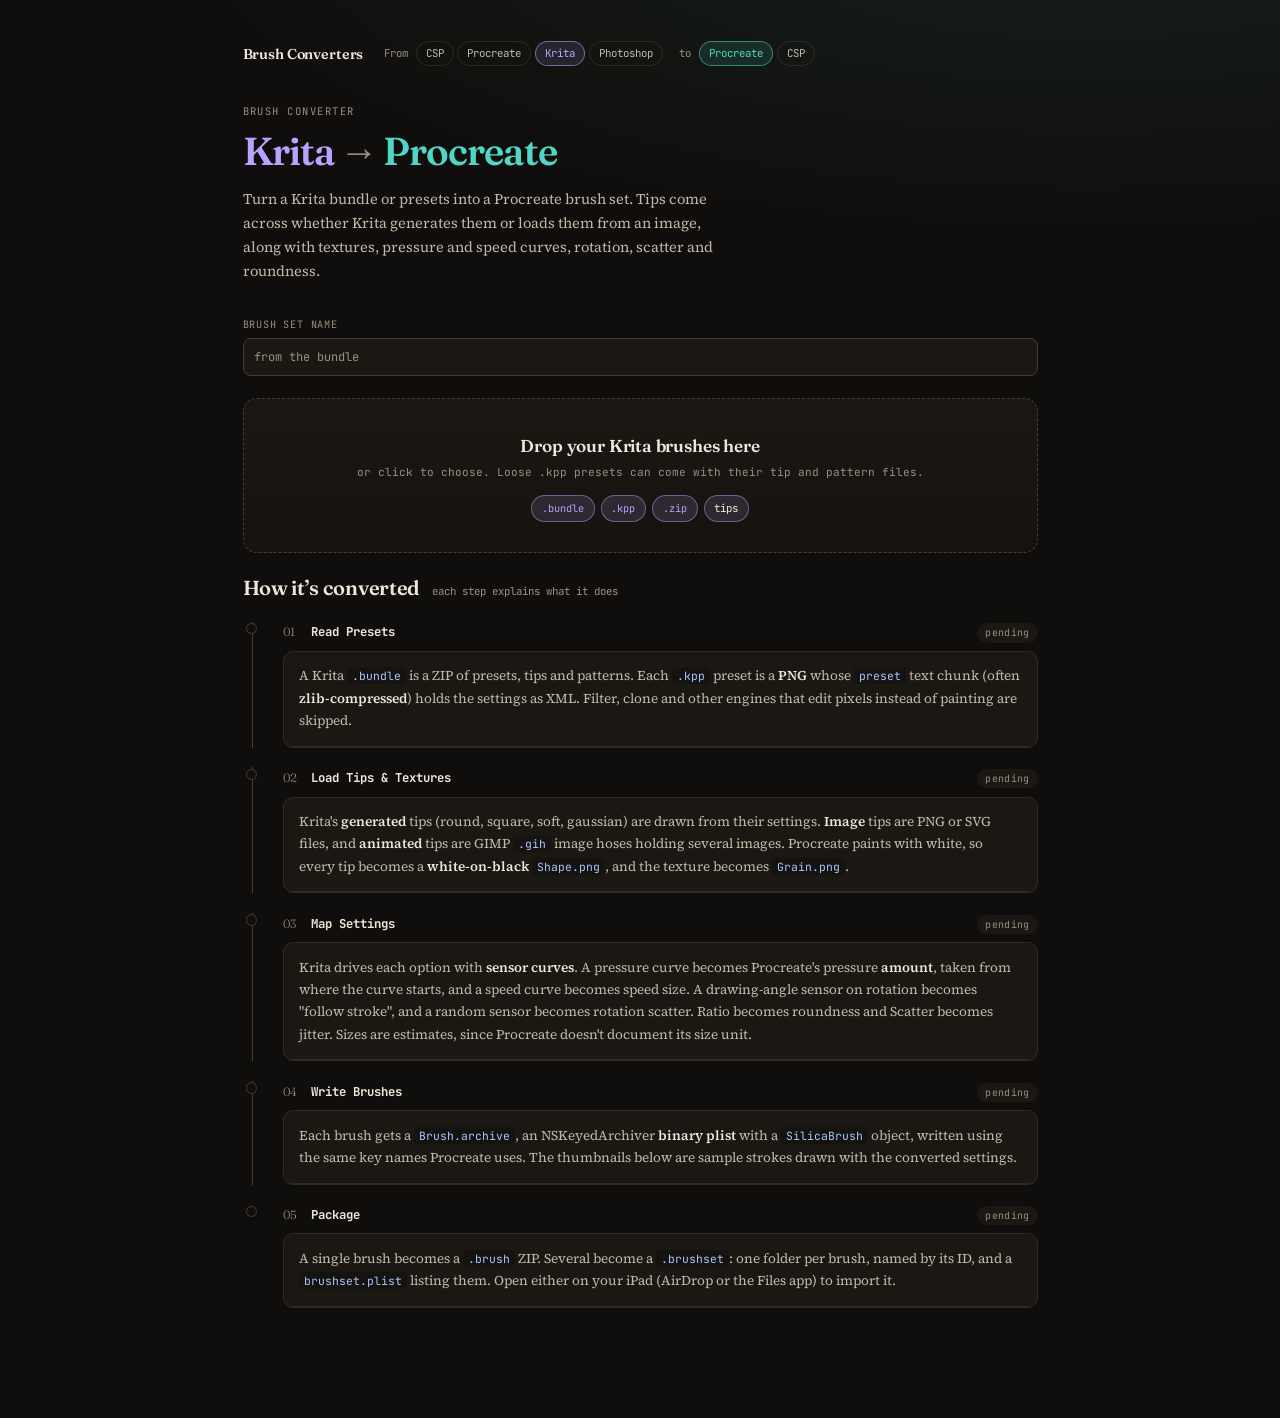
<file: tools/krita-to-procreate/index.html>
<!DOCTYPE html>
<html lang="en">
<head>
  <meta charset="UTF-8">
  <meta name="viewport" content="width=device-width, initial-scale=1.0">
  <title>Krita to Procreate Brush Converter</title>
  <link rel="stylesheet" href="../../assets/fonts.css">
  <link rel="stylesheet" href="../../assets/style.css">
  <script src="../../vendor/jszip/3.10.1/jszip.min.js"></script>
</head>
<body class="to-procreate">
  <div class="wrap">
    <nav class="crumbs" id="nav" aria-label="Converters"><a class="home" href="../../">Brush Converters</a></nav>
    <header>
      <p class="kicker">Brush converter</p>
      <h1><span class="c-krita">Krita</span><span class="to">→</span><span class="c-procreate">Procreate</span></h1>
      <p class="subtitle">Turn a Krita bundle or presets into a Procreate brush set. Tips come across whether Krita generates them or loads them from an image, along with textures, pressure and speed curves, rotation, scatter and roundness.</p>
    </header>

    <div class="opts">
      <label>Brush set name <input id="optName" placeholder="from the bundle" autocomplete="off"></label>
    </div>

    <div class="drop" id="drop" tabindex="0" role="button" aria-label="Choose a .bundle, .kpp presets or a .zip">
      <div class="drop-title">Drop your Krita brushes here</div>
      <div class="drop-hint">or click to choose. Loose <code>.kpp</code> presets can come with their tip and pattern files.</div>
      <div class="drop-accepts"><span class="fmt krita"><code>.bundle</code></span><span class="fmt krita"><code>.kpp</code></span><span class="fmt krita"><code>.zip</code></span><span class="fmt krita">tips</span></div>
      <div class="drop-file" id="dropFile"></div>
      <input type="file" id="fi" accept=".bundle,.kpp,.zip,.png,.gbr,.gih,.svg,.pat" multiple>
    </div>

    <div class="pipeline-title"><h2>How it’s converted</h2><span>each step explains what it does</span></div>
    <div class="pipeline">
      <div class="stg" id="s1"><div class="stg-head"><span class="stg-n">01</span><span class="stg-name">Read Presets</span><span class="stg-badge wait" id="b1">pending</span></div>
      <div class="stg-body"><div class="stg-info">A Krita <code>.bundle</code> is a ZIP of presets, tips and patterns. Each <code>.kpp</code> preset is a <strong>PNG</strong> whose <code>preset</code> text chunk (often <strong>zlib-compressed</strong>) holds the settings as XML. Filter, clone and other engines that edit pixels instead of painting are skipped.</div><div class="log" id="o1"></div></div></div>

      <div class="stg" id="s2"><div class="stg-head"><span class="stg-n">02</span><span class="stg-name">Load Tips &amp; Textures</span><span class="stg-badge wait" id="b2">pending</span></div>
      <div class="stg-body"><div class="stg-info">Krita's <strong>generated</strong> tips (round, square, soft, gaussian) are drawn from their settings. <strong>Image</strong> tips are PNG or SVG files, and <strong>animated</strong> tips are GIMP <code>.gih</code> image hoses holding several images. Procreate paints with white, so every tip becomes a <strong>white-on-black</strong> <code>Shape.png</code>, and the texture becomes <code>Grain.png</code>.</div>
      <div class="tex-row" id="mats"></div><div class="log" id="o2"></div></div></div>

      <div class="stg" id="s3"><div class="stg-head"><span class="stg-n">03</span><span class="stg-name">Map Settings</span><span class="stg-badge wait" id="b3">pending</span></div>
      <div class="stg-body"><div class="stg-info">Krita drives each option with <strong>sensor curves</strong>. A pressure curve becomes Procreate's pressure <strong>amount</strong>, taken from where the curve starts, and a speed curve becomes speed size. A drawing-angle sensor on rotation becomes "follow stroke", and a random sensor becomes rotation scatter. Ratio becomes roundness and Scatter becomes jitter. Sizes are estimates, since Procreate doesn't document its size unit.</div><div class="log" id="o3"></div></div></div>

      <div class="stg" id="s4"><div class="stg-head"><span class="stg-n">04</span><span class="stg-name">Write Brushes</span><span class="stg-badge wait" id="b4">pending</span></div>
      <div class="stg-body"><div class="stg-info">Each brush gets a <code>Brush.archive</code>, an NSKeyedArchiver <strong>binary plist</strong> with a <code>SilicaBrush</code> object, written using the same key names Procreate uses. The thumbnails below are sample strokes drawn with the converted settings.</div>
      <div class="brush-grid" id="cards"></div><div class="log" id="o4"></div></div></div>

      <div class="stg" id="s5"><div class="stg-head"><span class="stg-n">05</span><span class="stg-name">Package</span><span class="stg-badge wait" id="b5">pending</span></div>
      <div class="stg-body"><div class="stg-info">A single brush becomes a <code>.brush</code> ZIP. Several become a <code>.brushset</code>: one folder per brush, named by its ID, and a <code>brushset.plist</code> listing them. Open either on your iPad (AirDrop or the Files app) to import it.</div><div class="log" id="o5"></div></div></div>
    </div>
  </div>

  <script type="module">
    import { canvasToPng, decodeImage, decodeSvg, fitMask, maskToCanvas } from '../../lib/image.js';
    import { renderStroke } from '../../lib/krita/kpp.js';
    import { slug } from '../../lib/krita/preset.js';
    import { readKritaFiles } from '../../lib/krita/read.js';
    import { renderNav } from '../../lib/nav.js';
    import { padSquare } from '../../lib/pixels.js';
    import { grayPng } from '../../lib/png.js';
    import { kritaToSettings } from '../../lib/procreate/from-krita.js';
    import { archiveFromSettings } from '../../lib/procreate/settings.js';
    import { uuid, writeBrush, writeBrushset } from '../../lib/procreate/write.js';
    import { badge, brushCard, detailsAction, download, failRunning, formatSize, imageCard, latestOnly, log, progress, readFiles, resetStages, setResult, setupDrop } from '../../lib/ui.js';

    renderNav('krita', 'procreate');
    const STAGES = 5;
    const MAX_PREVIEWS = 24;
    const MAX_SHAPE = 2048;
    const state = { brushes: null, output: null, bundle: null, failed: 0, warned: 0 };

    /** Sample stroke for the thumbnail; the renderer wants a texture with dark = paint. */
    function thumbnail(s, shape, grain) {
      let pattern = null;
      if (grain) {
        const data = new Uint8ClampedArray(grain.width * grain.height * 4);
        for (let i = 0; i < grain.data.length; i++) { const v = 255 - grain.data[i]; data.set([v, v, v, 255], i * 4); }
        pattern = { width: grain.width, height: grain.height, data };
      }
      return renderStroke({
        mask: fitMask(shape, 256, 'gray'), size: s.size, spacing: Math.max(s.spacing, 0.02), angle: s.angle,
        sizeCurve: s.pressureSize ? [[0, 1 - s.pressureSize], [1, 1]] : null,
        opacity: s.opacity, flow: s.flow, followLine: s.followStroke, randomRotation: s.randomRotation || s.rotationJitter > 0.3,
        scatter: s.jitter, ratio: s.roundness, pattern, patternScale: s.grainScale,
      });
    }

    const setName = () => document.getElementById('optName').value.trim() || state.bundle || 'Krita Brushes';

    async function pack() {
      badge(5, 'run');
      document.getElementById('o5').replaceChildren();
      const { brushes } = state;
      let blob, filename;
      if (brushes.length === 1) {
        blob = await writeBrush(window.JSZip, brushes[0]);
        filename = `${slug(brushes[0].params.name)}.brush`;
      } else {
        blob = await writeBrushset(window.JSZip, setName(), brushes);
        filename = `${slug(setName())}.brushset`;
      }
      state.output = { blob, filename };
      log(5, `${filename}: ${brushes.length} brush${brushes.length === 1 ? '' : 'es'}, ${formatSize(blob.size)}`, 'c');
      badge(5, 'ok');
      const { warned, failed } = state;
      setResult({
        state: 'ok',
        title: `${brushes.length} brush${brushes.length === 1 ? '' : 'es'} → ${filename} (${formatSize(blob.size)})`,
        detail: 'Open it on your iPad (AirDrop or the Files app) to import it into Procreate.'
          + (warned ? ` ${warned} brush${warned === 1 ? ' has' : 'es have'} settings Procreate can't reproduce — see step 04.` : '')
          + (failed ? ` ${failed} item(s) failed or were skipped — see the steps below.` : ''),
        actions: [{ label: `Download ${filename.endsWith('.brush') ? '.brush' : '.brushset'}`, primary: true, onClick: () => download(state.output.blob, state.output.filename) }, detailsAction],
      });
    }

    async function run(files) {
      Object.assign(state, { brushes: null, output: null, bundle: null });
      document.getElementById('mats').replaceChildren();
      document.getElementById('cards').replaceChildren();
      resetStages(STAGES, `Converting ${files.length} file${files.length === 1 ? '' : 's'}…`);
      try {
        // 1 + 2. Read presets, tips and textures (the reader does both).
        badge(1, 'run');
        const read = await readKritaFiles(window.JSZip, await readFiles(files), { decodeImage, decodeSvg }, (i, n) => progress(1, i, n));
        let failed = read.errors.length + read.skipped.length;
        state.bundle = read.name;
        if (read.name) log(1, `Bundle: ${read.name}`, 'c');
        for (const e of read.errors) log(1, `! ${e}`, 'r');
        for (const s of read.skipped) log(1, `skipped ${s.name}: ${s.reason}`, 'w');
        const engines = {};
        for (const p of read.presets) engines[p.engine] = (engines[p.engine] || 0) + 1;
        log(1, `${read.presets.length} preset(s): ${Object.entries(engines).map(([e, n]) => `${n} ${e}`).join(', ')}`, read.presets.length ? 'g' : 'r');
        if (!read.presets.length) throw new Error(read.errors[0] || 'no Krita presets found in what was dropped');
        badge(1, 'ok');

        badge(2, 'run');
        const mats = document.getElementById('mats');
        let previews = 0;
        for (const p of read.presets) {
          log(2, `${p.name}: ${p.tipLabel}${p.texture ? `, texture '${p.texture.name}'` : ''}`, p.tips ? 'g' : 'd');
          if (p.tips && previews++ < MAX_PREVIEWS) mats.append(imageCard(maskToCanvas(fitMask(p.tips.masks[0], 256)), 'tip', p.name));
        }
        if (previews > MAX_PREVIEWS) log(2, `(showing the first ${MAX_PREVIEWS} of ${previews} tips)`, 'd');
        badge(2, 'ok');

        // 3. Settings
        badge(3, 'run');
        const mapped = [];
        for (const [i, p] of read.presets.entries()) {
          progress(3, i + 1, read.presets.length);
          try {
            const r = kritaToSettings(p);
            mapped.push({ preset: p, ...r });
            log(3, `ok ${p.name}: ${Math.round(r.settings.size)} px, ${r.mapped.join(', ')}`, 'g');
            if (read.presets.length <= 8) for (const [k, v, to] of r.rows) log(3, `   ${k} ${v} → ${to}`, 'd');
            for (const w of r.warnings) log(3, `   - ${w}`, 'w');
          } catch (e) {
            console.error(e);
            log(3, `! ${p.name}: ${e.message}`, 'r');
            failed++;
          }
        }
        if (!mapped.length) throw new Error('nothing could be converted');
        badge(3, 'ok');

        // 4. Brushes
        badge(4, 'run');
        const cards = document.getElementById('cards');
        const brushes = [];
        for (const [i, m] of mapped.entries()) {
          progress(4, i + 1, mapped.length);
          const shape = fitMask(padSquare(m.shape), MAX_SHAPE, 'gray');
          const grain = m.grain ? fitMask(m.grain, MAX_SHAPE, 'gray') : null;
          const thumb = thumbnail(m.settings, shape, grain);
          const params = archiveFromSettings(m.settings, uuid());
          const brush = { params, shapePng: await grayPng(shape), grainPng: grain ? await grayPng(grain) : null, thumbPng: await canvasToPng(thumb) };
          brushes.push(brush);
          if (i < 60) cards.append(brushCard({ name: m.settings.name, filename: `${m.preset.engine} · about ${Math.round(m.settings.size)} px`, thumbnail: thumb, mapped: m.mapped, warnings: m.warnings }));
          log(4, `${m.settings.name}: Shape ${shape.width}×${shape.height}${grain ? `, Grain ${grain.width}×${grain.height}` : ''}`, 'd');
        }
        if (mapped.length > 60) log(4, `(showing the first 60 of ${mapped.length} brushes)`, 'd');
        badge(4, 'ok');

        Object.assign(state, { brushes, failed, warned: mapped.filter((m) => m.warnings.length).length });
        await pack();
      } catch (e) {
        state.brushes = null;
        failRunning(STAGES, e, 'Drop a Krita .bundle, .kpp presets (with their tip files), or a .zip of them.');
      }
    }

    const convert = latestOnly(run);
    setupDrop({ accept: ['.bundle', '.kpp', '.zip', '.png', '.gbr', '.gih', '.svg', '.pat'], onFiles: convert });
    document.getElementById('optName').addEventListener('change', () => { if (state.brushes) latestOnly(pack)().catch((e) => failRunning(STAGES, e)); });
  </script>
</body>
</html>
</file>
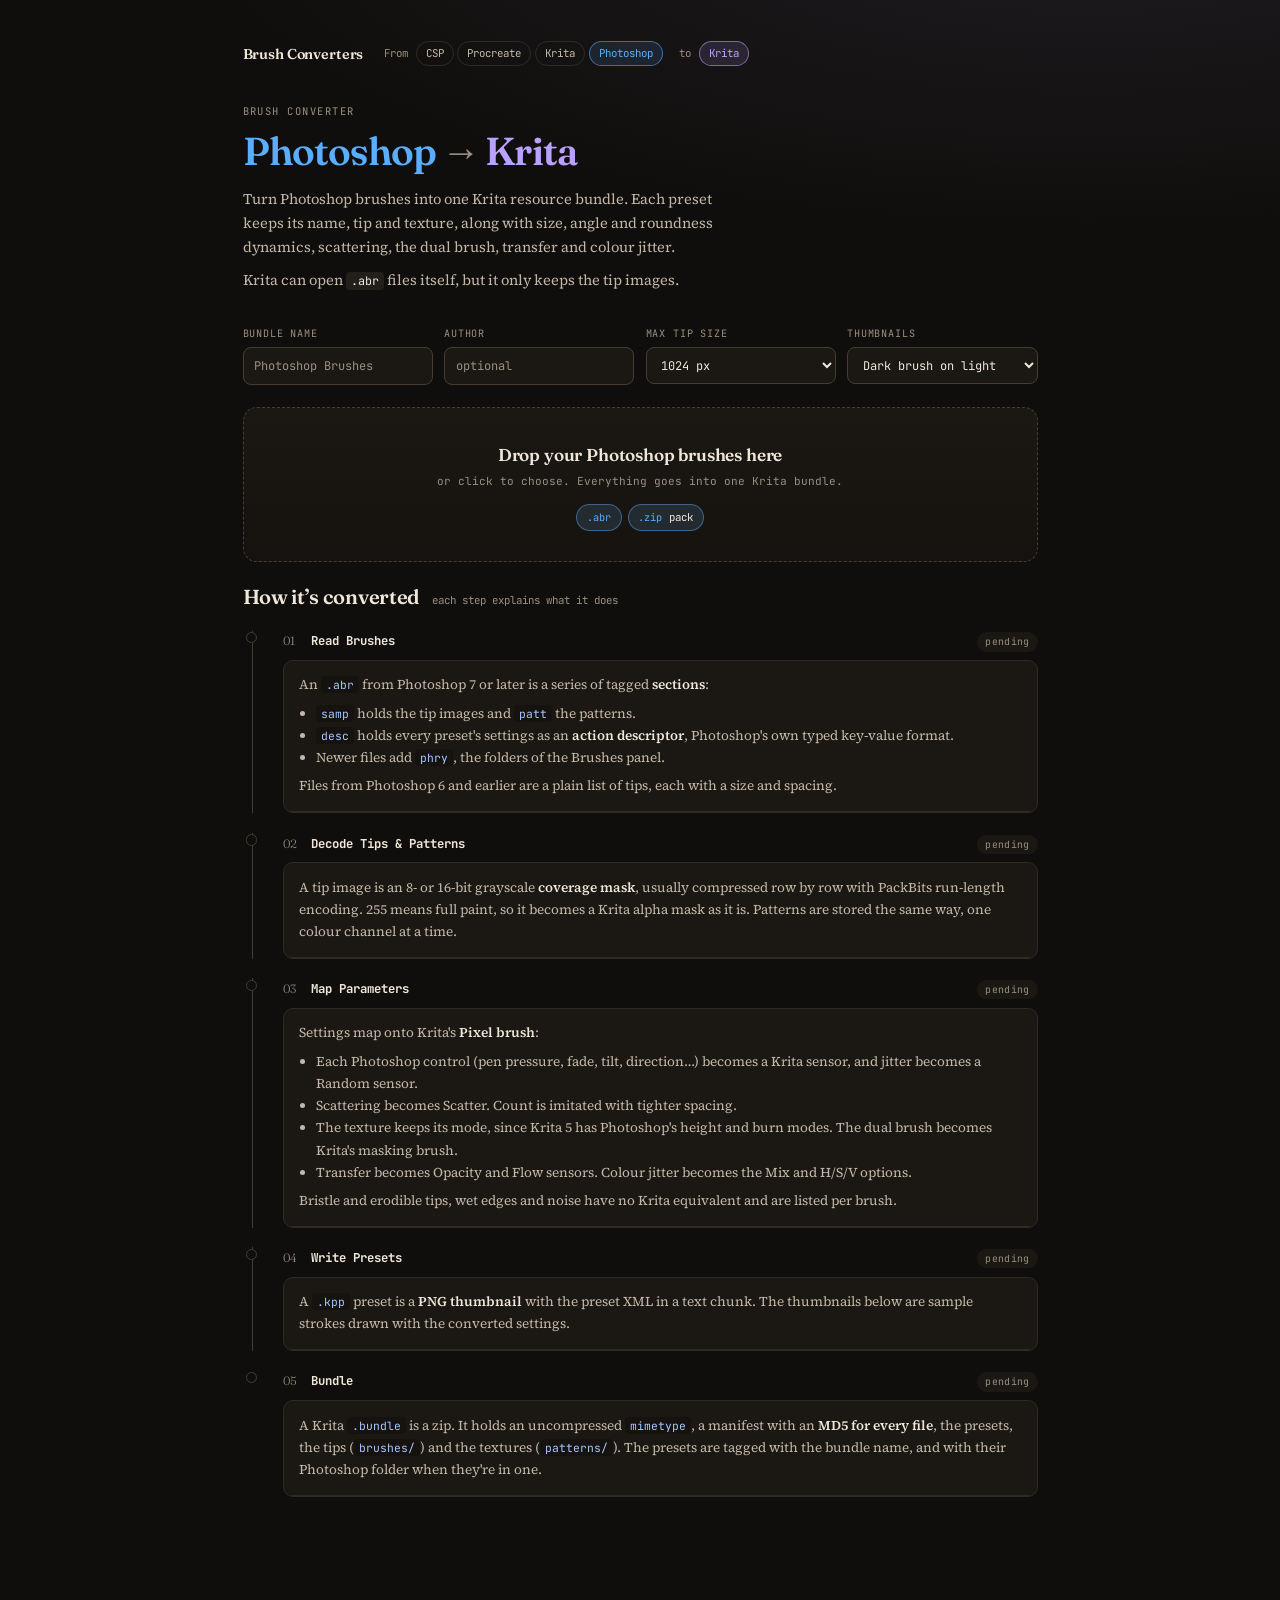
<file: tools/photoshop-to-krita/index.html>
<!DOCTYPE html>
<html lang="en">
<head>
  <meta charset="UTF-8">
  <meta name="viewport" content="width=device-width, initial-scale=1.0">
  <title>Photoshop to Krita Brush Converter</title>
  <link rel="stylesheet" href="../../assets/fonts.css">
  <link rel="stylesheet" href="../../assets/style.css">
  <script src="../../vendor/jszip/3.10.1/jszip.min.js"></script>
</head>
<body class="to-krita">
  <div class="wrap">
    <nav class="crumbs" id="nav" aria-label="Converters"><a class="home" href="../../">Brush Converters</a></nav>
    <header>
      <p class="kicker">Brush converter</p>
      <h1><span class="c-photoshop">Photoshop</span><span class="to">→</span><span class="c-krita">Krita</span></h1>
      <p class="subtitle">Turn Photoshop brushes into one Krita resource bundle. Each preset keeps its name, tip and texture, along with size, angle and roundness dynamics, scattering, the dual brush, transfer and colour jitter.</p>
      <p class="subtitle">Krita can open <code>.abr</code> files itself, but it only keeps the tip images.</p>
    </header>

    <div class="opts">
      <label>Bundle name <input id="optName" placeholder="Photoshop Brushes" autocomplete="off"></label>
      <label>Author <input id="optAuthor" placeholder="optional" autocomplete="off"></label>
      <label>Max tip size
        <select id="optTip" title="Larger keeps more detail in big brushes; smaller makes the bundle lighter"><option value="512">512 px</option><option value="1024" selected>1024 px</option><option value="2048">2048 px</option></select>
      </label>
    </div>

    <div class="drop" id="drop" tabindex="0" role="button" aria-label="Choose .abr files">
      <div class="drop-title">Drop your Photoshop brushes here</div>
      <div class="drop-hint">or click to choose. Everything goes into one Krita bundle.</div>
      <div class="drop-accepts"><span class="fmt photoshop"><code>.abr</code></span><span class="fmt photoshop"><code>.zip</code> pack</span></div>
      <div class="drop-file" id="dropFile"></div>
      <input type="file" id="fi" accept=".abr,.zip" multiple>
    </div>

    <div class="pipeline-title"><h2>How it’s converted</h2><span>each step explains what it does</span></div>
    <div class="pipeline">
      <div class="stg" id="s1"><div class="stg-head"><span class="stg-n">01</span><span class="stg-name">Read Brushes</span><span class="stg-badge wait" id="b1">pending</span></div>
      <div class="stg-body"><div class="stg-info">An <code>.abr</code> from Photoshop 7 or later is a series of tagged <strong>sections</strong>:
        <ul>
          <li><code>samp</code> holds the tip images and <code>patt</code> the patterns.</li>
          <li><code>desc</code> holds every preset's settings as an <strong>action descriptor</strong>, Photoshop's own typed key-value format.</li>
          <li>Newer files add <code>phry</code>, the folders of the Brushes panel.</li>
        </ul>
        Files from Photoshop 6 and earlier are a plain list of tips, each with a size and spacing.</div><div class="log" id="o1"></div></div></div>

      <div class="stg" id="s2"><div class="stg-head"><span class="stg-n">02</span><span class="stg-name">Decode Tips &amp; Patterns</span><span class="stg-badge wait" id="b2">pending</span></div>
      <div class="stg-body"><div class="stg-info">A tip image is an 8- or 16-bit grayscale <strong>coverage mask</strong>, usually compressed row by row with PackBits run-length encoding. 255 means full paint, so it becomes a Krita alpha mask as it is. Patterns are stored the same way, one colour channel at a time.</div>
      <div class="tex-row" id="mats"></div><div class="log" id="o2"></div></div></div>

      <div class="stg" id="s3"><div class="stg-head"><span class="stg-n">03</span><span class="stg-name">Map Parameters</span><span class="stg-badge wait" id="b3">pending</span></div>
      <div class="stg-body"><div class="stg-info">Settings map onto Krita's <strong>Pixel brush</strong>:
        <ul>
          <li>Each Photoshop control (pen pressure, fade, tilt, direction…) becomes a Krita sensor, and jitter becomes a Random sensor.</li>
          <li>Scattering becomes Scatter. Count is imitated with tighter spacing.</li>
          <li>The texture keeps its mode, since Krita 5 has Photoshop's height and burn modes. The dual brush becomes Krita's masking brush.</li>
          <li>Transfer becomes Opacity and Flow sensors. Colour jitter becomes the Mix and H/S/V options.</li>
        </ul>
        Bristle and erodible tips, wet edges and noise have no Krita equivalent and are listed per brush.</div><div class="log" id="o3"></div></div></div>

      <div class="stg" id="s4"><div class="stg-head"><span class="stg-n">04</span><span class="stg-name">Write Presets</span><span class="stg-badge wait" id="b4">pending</span></div>
      <div class="stg-body"><div class="stg-info">A <code>.kpp</code> preset is a <strong>PNG thumbnail</strong> with the preset XML in a text chunk. The thumbnails below are sample strokes drawn with the converted settings.</div>
      <div class="brush-grid" id="cards"></div><div class="log" id="o4"></div></div></div>

      <div class="stg" id="s5"><div class="stg-head"><span class="stg-n">05</span><span class="stg-name">Bundle</span><span class="stg-badge wait" id="b5">pending</span></div>
      <div class="stg-body"><div class="stg-info">A Krita <code>.bundle</code> is a zip. It holds an uncompressed <code>mimetype</code>, a manifest with an <strong>MD5 for every file</strong>, the presets, the tips (<code>brushes/</code>) and the textures (<code>patterns/</code>). The presets are tagged with the bundle name, and with their Photoshop folder when they're in one.</div><div class="log" id="o5"></div></div></div>
    </div>
  </div>

  <script type="module">
    import { browserImaging, imageToCanvas, maskToCanvas } from '../../lib/image.js';
    import { writeBundle } from '../../lib/krita/bundle.js';
    import { photoshopToKrita } from '../../lib/krita/from-photoshop.js';
    import { kppBytes, THUMB_STYLES } from '../../lib/krita/kpp.js';
    import { ResourcePool, slug } from '../../lib/krita/preset.js';
    import { renderNav } from '../../lib/nav.js';
    import { readAbrFiles } from '../../lib/photoshop/abr.js';
    import { badge, brushCard, detailsAction, download, failRunning, formatSize, imageCard, latestOnly, log, progress, readFiles, resetStages, setResult, setupDrop, thumbStyleControl, uniqueNamer } from '../../lib/ui.js';

    renderNav('photoshop', 'krita');
    const STAGES = 5;
    const MAX_PREVIEWS = 24;
    const TIP_KINDS = { computed: 'round tip', sampled: 'image tip', bristle: 'bristle tip', erodible: 'erodible tip' };
    const state = { files: null, presets: null, converted: null, style: null, gen: 0, resources: null, failed: 0, warned: 0, output: null };

    const bundleName = () => document.getElementById('optName').value.trim()
      || (state.files && state.files.length === 1 ? state.files[0].name.replace(/\.(abr|zip)$/i, '') : 'Photoshop Brushes');

    /** Stage 4, also re-run on its own when the thumbnail colours change. False if a newer run took over. */
    async function writePresets() {
      const gen = ++state.gen;
      const { converted } = state;
      const style = thumbStyle();
      badge(4, 'run');
      document.getElementById('o4').replaceChildren();
      const written = [], cards = [];
      for (const [i, { preset, filename }] of converted.entries()) {
        progress(4, i + 1, converted.length);
        const { data, thumbnail } = await kppBytes(preset, style);
        if (gen !== state.gen) return false;
        written.push({ filename, data, thumbnail, tags: preset.tags });
        cards.push(brushCard({ ...preset, filename, thumbnail }));
        log(4, `paintoppresets/${filename}  ${formatSize(data.length)}`, 'd');
      }
      document.getElementById('cards').replaceChildren(...cards);
      badge(4, 'ok');
      Object.assign(state, { presets: written, style });
      return true;
    }

    async function makeBundle() {
      const name = bundleName();
      const author = document.getElementById('optAuthor').value.trim();
      badge(5, 'run');
      document.getElementById('o5').replaceChildren();
      for (const r of state.resources) log(5, `${r.kind}/${r.filename}  ${formatSize(r.data.length)}`, 'd');
      const folders = new Set(state.presets.flatMap((p) => p.tags));
      if (folders.size) log(5, `tags: ${[name, ...folders].join(', ')}`, 'l');
      const blob = await writeBundle(window.JSZip, state.presets, state.resources, {
        name, author, tag: name, background: state.style.background,
        description: `Converted from Photoshop with brush-converters (${state.presets.length} brushes)`,
      });
      state.output = { blob, filename: `${slug(name)}.bundle` };
      log(5, `\n${state.output.filename}: ${state.presets.length} presets, ${state.resources.length} resources, ${formatSize(blob.size)}`, 'c');
      badge(5, 'ok');
      const { warned, failed } = state;
      setResult({
        state: 'ok',
        title: `${state.presets.length} brush${state.presets.length === 1 ? '' : 'es'} → ${state.output.filename} (${formatSize(blob.size)})`,
        detail: 'In Krita: Settings → Manage Resources → Import Resources. The presets are tagged with the bundle name.'
          + (warned ? ` ${warned} brush${warned === 1 ? ' has' : 'es have'} settings Krita can't reproduce — see step 04.` : '')
          + (failed ? ` ${failed} item(s) failed — see the steps below.` : ''),
        actions: [{ label: 'Download .bundle', primary: true, onClick: () => download(state.output.blob, state.output.filename) }, detailsAction],
      });
    }

    async function run(files) {
      state.gen++; // stops a thumbnail re-render still in flight
      state.converted = null;
      Object.assign(state, { files, output: null, presets: null });
      document.getElementById('mats').replaceChildren();
      document.getElementById('cards').replaceChildren();
      resetStages(STAGES, `Converting ${files.length} file${files.length === 1 ? '' : 's'}…`);
      const maxTip = Number(document.getElementById('optTip').value);
      try {
        // 1. Read
        badge(1, 'run');
        const { brushes, files: read, errors } = await readAbrFiles(window.JSZip, await readFiles(files), (i, n) => progress(1, i, n));
        let failed = errors.length;
        for (const e of errors) log(1, `! ${e}`, 'r');
        for (const f of read) {
          log(1, `${f.name}: version ${f.version}, ${f.count} brush${f.count === 1 ? '' : 'es'}`, 'c');
          for (const w of f.warnings) log(1, `   - ${w}`, 'w');
        }
        for (const b of brushes) log(1, `${b.group ? `${b.group} / ` : ''}${b.name}  (${TIP_KINDS[b.tip.kind] || b.tip.kind}, ${Math.round(b.tip.size)} px)`, 'g');
        if (!brushes.length) throw new Error(files.length ? 'no Photoshop brushes found in what was dropped' : 'nothing to convert');
        log(1, `\n${brushes.length} brush(es)`, 'c');
        badge(1, 'ok');

        // 2. Tips and patterns, each shown once however many presets share it.
        badge(2, 'run');
        const mats = document.getElementById('mats');
        const tips = new Map(), patterns = new Map();
        for (const b of brushes) {
          for (const t of [b.tip, b.dual && b.dual.tip]) if (t && t.mask && !tips.has(t.mask)) tips.set(t.mask, b.name);
          if (b.texture && b.texture.image && !patterns.has(b.texture.image)) patterns.set(b.texture.image, b.texture.name);
        }
        let previews = 0;
        for (const [mask, name] of tips) {
          log(2, `tip ${mask.width}×${mask.height}  (${name})`, 'g');
          if (previews++ < MAX_PREVIEWS) mats.append(imageCard(maskToCanvas(mask), 'tip', name));
        }
        for (const [image, name] of patterns) {
          log(2, `pattern '${name}' ${image.width}×${image.height}`, 'g');
          if (previews++ < MAX_PREVIEWS) mats.append(imageCard(imageToCanvas(image), 'pattern', name, false));
        }
        if (!previews) log(2, 'no tip images or patterns: every brush has a round tip', 'd');
        if (previews > MAX_PREVIEWS) log(2, `(showing the first ${MAX_PREVIEWS} of ${previews} images)`, 'd');
        badge(2, 'ok');

        // 3. Mapping
        badge(3, 'run');
        const pool = new ResourcePool();
        const presets = [];
        for (const [i, b] of brushes.entries()) {
          progress(3, i + 1, brushes.length);
          try {
            const preset = await photoshopToKrita(b, pool, browserImaging, maxTip);
            presets.push(preset);
            log(3, `ok ${preset.name}: ${Math.round(b.tip.size)} px, ${preset.mapped.join(', ')}`, 'g');
            for (const w of preset.warnings) log(3, `   - ${w}`, 'w');
          } catch (e) {
            console.error(e);
            log(3, `! ${b.name}: ${e.message}`, 'r');
            failed++;
          }
        }
        if (!presets.length) throw new Error('nothing could be converted');
        log(3, `\n${presets.length} preset(s), ${pool.resources.length} tip/texture file(s)`, 'c');
        badge(3, 'ok');

        // 4. Presets
        const name = uniqueNamer();
        Object.assign(state, {
          converted: presets.map((preset) => ({ preset, filename: name(slug(preset.name), '.kpp') })),
          resources: pool.resources, failed, warned: presets.filter((p) => p.warnings.length).length,
        });
        if (!(await writePresets())) return;

        // 5. Bundle
        await makeBundle();
      } catch (e) {
        state.presets = null;
        state.converted = null;
        failRunning(STAGES, e, 'Drop Photoshop .abr brush files, or a .zip of them.');
      }
    }

    const convert = latestOnly(run);
    const rebundle = latestOnly(() => (state.presets ? makeBundle() : null));
    const restyle = latestOnly(async () => { if (state.converted && await writePresets()) await makeBundle(); });
    const thumbStyle = thumbStyleControl(document.querySelector('.opts'), THUMB_STYLES, () => restyle().catch((e) => failRunning(STAGES, e)));
    setupDrop({ accept: ['.abr', '.zip'], onFiles: convert });
    for (const id of ['optName', 'optAuthor']) {
      document.getElementById(id).addEventListener('change', () => rebundle().catch((e) => failRunning(STAGES, e)));
    }
    document.getElementById('optTip').addEventListener('change', () => { if (state.files) convert(state.files); });
  </script>
</body>
</html>
</file>
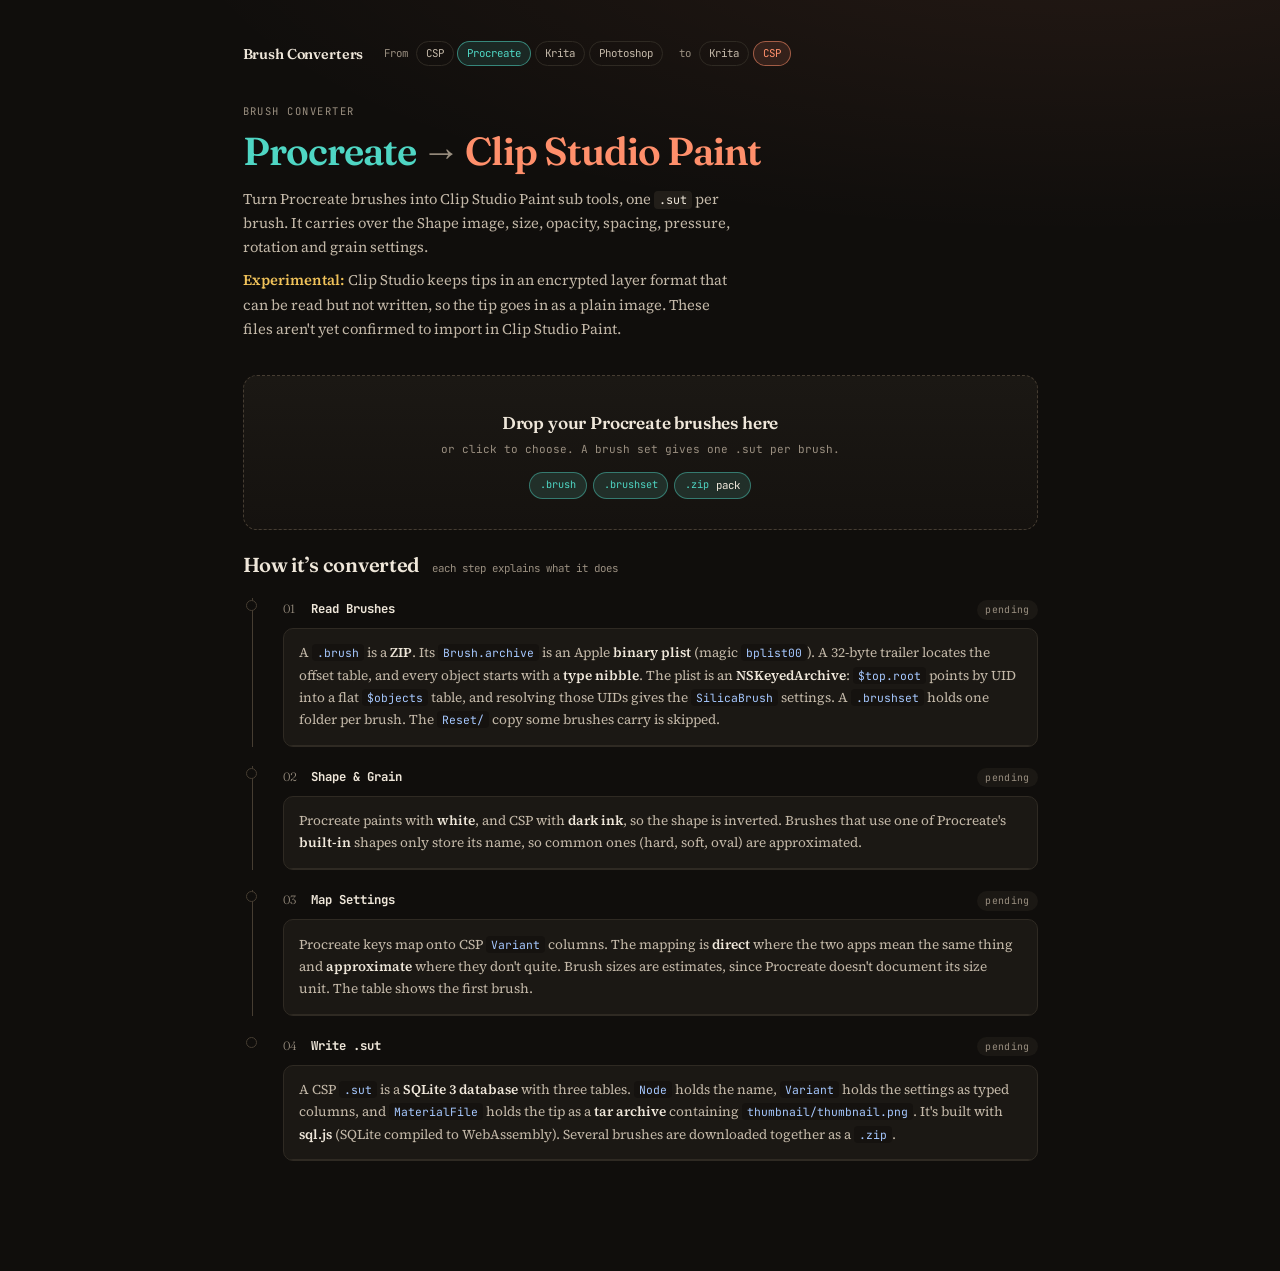
<file: tools/procreate-to-csp/index.html>
<!DOCTYPE html>
<html lang="en">
<head>
  <meta charset="UTF-8">
  <meta name="viewport" content="width=device-width, initial-scale=1.0">
  <title>Procreate to Clip Studio Paint Brush Converter</title>
  <link rel="stylesheet" href="../../assets/fonts.css">
  <link rel="stylesheet" href="../../assets/style.css">
  <script src="../../vendor/jszip/3.10.1/jszip.min.js"></script>
  <script src="../../vendor/sql.js/1.8.0/sql-wasm.js"></script>
</head>
<body class="to-csp">
  <div class="wrap">
    <nav class="crumbs" id="nav" aria-label="Converters"><a class="home" href="../../">Brush Converters</a></nav>
    <header>
      <p class="kicker">Brush converter</p>
      <h1><span class="c-procreate">Procreate</span><span class="to">→</span><span class="c-csp">Clip Studio Paint</span></h1>
      <p class="subtitle">Turn Procreate brushes into Clip Studio Paint sub tools, one <code>.sut</code> per brush. It carries over the Shape image, size, opacity, spacing, pressure, rotation and grain settings.</p>
      <p class="subtitle"><strong class="warn">Experimental:</strong> Clip Studio keeps tips in an encrypted layer format that can be read but not written, so the tip goes in as a plain image. These files aren't yet confirmed to import in Clip Studio Paint.</p>
    </header>
    <div class="drop" id="drop" tabindex="0" role="button" aria-label="Choose .brush or .brushset files">
      <div class="drop-title">Drop your Procreate brushes here</div>
      <div class="drop-hint">or click to choose. A brush set gives one <code>.sut</code> per brush.</div>
      <div class="drop-accepts"><span class="fmt procreate"><code>.brush</code></span><span class="fmt procreate"><code>.brushset</code></span><span class="fmt procreate"><code>.zip</code> pack</span></div>
      <div class="drop-file" id="dropFile"></div>
      <input type="file" id="fi" accept=".brush,.brushset,.zip" multiple>
    </div>
    <div class="pipeline-title"><h2>How it’s converted</h2><span>each step explains what it does</span></div>
    <div class="pipeline">
      <div class="stg" id="s1"><div class="stg-head"><span class="stg-n">01</span><span class="stg-name">Read Brushes</span><span class="stg-badge wait" id="b1">pending</span></div>
      <div class="stg-body"><div class="stg-info">A <code>.brush</code> is a <strong>ZIP</strong>. Its <code>Brush.archive</code> is an Apple <strong>binary plist</strong> (magic <code>bplist00</code>). A 32-byte trailer locates the offset table, and every object starts with a <strong>type nibble</strong>. The plist is an <strong>NSKeyedArchive</strong>: <code>$top.root</code> points by UID into a flat <code>$objects</code> table, and resolving those UIDs gives the <code>SilicaBrush</code> settings. A <code>.brushset</code> holds one folder per brush. The <code>Reset/</code> copy some brushes carry is skipped.</div><div class="log" id="o1"></div></div></div>

      <div class="stg" id="s2"><div class="stg-head"><span class="stg-n">02</span><span class="stg-name">Shape &amp; Grain</span><span class="stg-badge wait" id="b2">pending</span></div>
      <div class="stg-body"><div class="stg-info">Procreate paints with <strong>white</strong>, and CSP with <strong>dark ink</strong>, so the shape is inverted. Brushes that use one of Procreate's <strong>built-in</strong> shapes only store its name, so common ones (hard, soft, oval) are approximated.</div>
      <div class="tex-row" id="mats"></div><div class="log" id="o2"></div></div></div>

      <div class="stg" id="s3"><div class="stg-head"><span class="stg-n">03</span><span class="stg-name">Map Settings</span><span class="stg-badge wait" id="b3">pending</span></div>
      <div class="stg-body"><div class="stg-info">Procreate keys map onto CSP <code>Variant</code> columns. The mapping is <strong class="c-ok">direct</strong> where the two apps mean the same thing and <strong class="warn">approximate</strong> where they don't quite. Brush sizes are estimates, since Procreate doesn't document its size unit. The table shows the first brush.</div>
      <div class="ptbl-wrap"><table class="ptbl"><thead><tr><th>Procreate Key</th><th>Value</th><th>CSP Column</th><th>Fidelity</th></tr></thead><tbody id="ptbody"></tbody></table></div>
      <div class="log" id="o3"></div></div></div>

      <div class="stg" id="s4"><div class="stg-head"><span class="stg-n">04</span><span class="stg-name">Write .sut</span><span class="stg-badge wait" id="b4">pending</span></div>
      <div class="stg-body"><div class="stg-info">A CSP <code>.sut</code> is a <strong>SQLite 3 database</strong> with three tables. <code>Node</code> holds the name, <code>Variant</code> holds the settings as typed columns, and <code>MaterialFile</code> holds the tip as a <strong>tar archive</strong> containing <code>thumbnail/thumbnail.png</code>. It's built with <strong>sql.js</strong> (SQLite compiled to WebAssembly). Several brushes are downloaded together as a <code>.zip</code>.</div><div class="log" id="o4"></div></div></div>
    </div>
  </div>

  <script type="module">
    import { writeSut } from '../../lib/csp/write.js';
    import { browserImaging, decodeImage, fitMask, maskToCanvas } from '../../lib/image.js';
    import { slug } from '../../lib/krita/preset.js';
    import { renderNav } from '../../lib/nav.js';
    import { padSquare } from '../../lib/pixels.js';
    import { bundledShapeGuess, readProcreateFiles, shapeMask } from '../../lib/procreate/read.js';
    import { settingsWarnings } from '../../lib/procreate/settings.js';
    import { badge, detailsAction, download, escapeHtml, failRunning, formatSize, imageCard, latestOnly, loadSql, log, progress, readFiles, resetStages, setResult, setupDrop, uniqueNamer } from '../../lib/ui.js';

    renderNav('procreate', 'csp');
    const STAGES = 4;
    const MAX_TIP = 1024;
    const MAX_PREVIEWS = 16;

    const f3 = (v) => (typeof v === 'number' ? (Number.isInteger(v) ? String(v) : v.toFixed(3)) : String(v));
    // [Procreate keys, settings value -> CSP column text, fidelity]
    const TABLE = [
      [['paintSize', 'maxSize', 'minSize'], (s) => `BrushSize ← ${Math.round(s.size)} px`, 'apx'],
      [['paintOpacity'], (s) => `Opacity ← ${f3(s.opacity * 100)}`, 'dir'],
      [['dynamicsGlazedFlow'], (s) => `BrushFlow ← ${f3(s.flow * 100)}`, 'apx'],
      [['plotSpacing'], (s) => `BrushInterval ← ${f3(s.spacing * 100)}`, 'dir'],
      [['plotJitter'], (s) => `SprayDeviation ← ${f3(s.jitter * 100)}`, 'apx'],
      [['plotSmoothing'], (s) => `BrushRevision ← ${Math.min(20, Math.round(s.streamline * 20))}`, 'apx'],
      [['dynamicsPressureSize'], (s) => `BrushSizeMin ← ${f3(s.size * (1 - s.pressureSize))}`, 'dir'],
      [['dynamicsPressureOpacity'], (s) => `PaintOpacityMin ← ${f3((1 - s.pressureOpacity) * 100)}`, 'dir'],
      [['dynamicsSpeedSize'], (s) => `DynSpeedSize ← ${f3(s.speedSize)}`, 'apx'],
      [['shapeAngle'], (s) => `BrushRotation ← ${f3(s.angle)}°`, 'dir'],
      [['shapeRoundness'], (s) => `BrushThickness ← ${f3(s.roundness * 100)}`, 'dir'],
      [['shapeRotation'], (s) => `Oriented ← ${s.followStroke ? 1 : 0}`, 'apx'],
      [['shapeScatter', 'shapeRandomise'], (s) => `DirectionRange ← ${s.randomRotation || s.rotationJitter > 0.01 ? 360 : 0}`, 'apx'],
      [['grainDepth'], (s) => `TextureDensity ← ${f3(s.hasGrain ? s.grainDepth * 100 : 0)}`, 'apx'],
      [['textureScale'], (s) => `TextureScale ← ${f3(s.grainScale * 100)}`, 'apx'],
      [['taperStartLength', 'taperEndLength'], (s) => `BrushInLength / BrushOutLength ← ${f3(s.taperStart * 100)} / ${f3(s.taperEnd * 100)}`, 'apx'],
    ];

    function table(b) {
      const tb = document.getElementById('ptbody');
      tb.replaceChildren();
      for (const [keys, to, f] of TABLE) {
        const present = keys.filter((k) => b.raw[k] !== undefined);
        if (!present.length) continue;
        const tr = document.createElement('tr');
        tr.innerHTML = `<td>${escapeHtml(present.join(', '))}</td><td>${escapeHtml(present.map((k) => f3(b.raw[k])).join(', '))}</td>`
          + `<td>${escapeHtml(to(b.settings))}</td><td><span class="${f}">${f === 'dir' ? 'direct' : 'approx'}</span></td>`;
        tb.appendChild(tr);
      }
    }

    let out = null;

    async function run(files) {
      out = null;
      document.getElementById('mats').replaceChildren();
      document.getElementById('ptbody').replaceChildren();
      resetStages(STAGES, `Converting ${files.length} file${files.length === 1 ? '' : 's'}…`);
      try {
        // 1. Read
        badge(1, 'run');
        const { brushes, errors } = await readProcreateFiles(window.JSZip, await readFiles(files), (i, n) => progress(1, i, n));
        let failed = errors.length;
        for (const e of errors) log(1, `! ${e}`, 'r');
        for (const b of brushes) log(1, `${b.name}: ${Object.keys(b.raw).length} settings  (${b.file})`, 'g');
        if (!brushes.length) throw new Error(errors[0] || 'no Procreate brushes found in what was dropped');
        badge(1, 'ok');

        // 2. Shape & grain
        badge(2, 'run');
        const mats = document.getElementById('mats');
        for (const [i, b] of brushes.entries()) {
          progress(2, i + 1, brushes.length);
          const img = b.shape ? await decodeImage(b.shape).catch(() => null) : null;
          b.warnings = settingsWarnings({ ...b.settings, hasGrain: !!b.grain });
          if (img) {
            b.tip = shapeMask(img, b.settings.shapeInverted);
            log(2, `${b.name}: Shape.png ${img.width}×${img.height}`, 'g');
          } else {
            const guess = bundledShapeGuess(b.settings.bundledShape);
            b.tip = browserImaging.circleMask(guess ? guess.hardness : 1);
            if (guess && guess.ratio < 1) b.settings.roundness *= guess.ratio;
            const why = b.settings.bundledShape ? `built-in shape '${b.settings.bundledShape}' isn't in the file` : 'no Shape.png';
            b.warnings.push(`${why}; ${guess ? 'approximated' : 'using a round tip'}`);
            log(2, `${b.name}: ${why}; ${guess ? 'approximated' : 'round tip'}`, 'w');
          }
          b.settings.hasGrain = !!b.grain;
          if (b.grain) { b.warnings.push("Grain.png not carried over: only the tip image can be stored"); log(2, '  Grain.png not carried over: only the tip image can be stored', 'w'); }
          b.tip = fitMask(padSquare(b.tip), MAX_TIP, 'gray');
          if (i < MAX_PREVIEWS) {
            mats.append(imageCard(maskToCanvas(b.tip, 'gray'), 'Shape', b.name, false));
            mats.append(imageCard(maskToCanvas({ ...b.tip, data: b.tip.data.map((v) => 255 - v) }, 'gray'), 'CSP tip', b.name));
          }
        }
        badge(2, 'ok');

        // 3. Settings
        badge(3, 'run');
        table(brushes[0]);
        for (const b of brushes) {
          log(3, `${b.name}: ${Math.round(b.settings.size)} px, spacing ${f3(b.settings.spacing)}, pressure size ${f3(b.settings.pressureSize)}, pressure opacity ${f3(b.settings.pressureOpacity)}`, 'g');
          for (const w of b.warnings) log(3, `   - ${w}`, 'w');
        }
        badge(3, 'ok');

        // 4. .sut
        badge(4, 'run');
        log(4, 'Loading sql.js (WebAssembly)…', 'd');
        const SQL = await loadSql();
        const name = uniqueNamer();
        const suts = [];
        for (const [i, b] of brushes.entries()) {
          progress(4, i + 1, brushes.length);
          try {
            const data = await writeSut(SQL, b.settings, b.tip);
            const filename = name(slug(b.name), '.sut');
            suts.push({ filename, data });
            log(4, `${filename}  ${formatSize(data.length)}  (Node, Variant ×2, MaterialFile)`, 'd');
          } catch (e) {
            console.error(e);
            log(4, `! ${b.name}: ${e.message}`, 'r');
            failed++;
          }
        }
        if (!suts.length) throw new Error('no .sut could be written');
        if (suts.length === 1) out = { blob: new Blob([suts[0].data], { type: 'application/octet-stream' }), filename: suts[0].filename };
        else {
          const zip = new window.JSZip();
          for (const s of suts) zip.file(s.filename, s.data);
          const stem = files.length === 1 ? files[0].name.replace(/\.(brush|brushset|zip)$/i, '') : 'Procreate Brushes';
          out = { blob: await zip.generateAsync({ type: 'blob', compression: 'DEFLATE' }), filename: `${slug(stem)} (CSP).zip` };
        }
        log(4, `\n${out.filename}: ${formatSize(out.blob.size)}`, 'c');
        badge(4, 'ok');
        const warned = brushes.filter((b) => b.warnings.length).length;
        setResult({
          state: 'ok',
          title: `${suts.length} brush${suts.length === 1 ? '' : 'es'} → ${out.filename} (${formatSize(out.blob.size)})`,
          detail: `Import in CSP: File → Import Sub Tool${suts.length > 1 ? ', one .sut at a time (unzip first)' : ''}. Experimental: CSP-native tip layers can't be written, so the tip is stored as an image and CSP may not accept the file.`
            + (warned ? ` ${warned} brush${warned === 1 ? ' has' : 'es have'} settings that couldn't be carried over — see step 03.` : '')
            + (failed ? ` ${failed} item(s) failed — see the steps below.` : ''),
          actions: [{ label: `Download ${suts.length === 1 ? '.sut' : '.zip'}`, primary: true, onClick: () => download(out.blob, out.filename) }, detailsAction],
        });
      } catch (e) {
        failRunning(STAGES, e, 'Drop Procreate .brush or .brushset files.');
      }
    }

    setupDrop({ accept: ['.brush', '.brushset', '.zip'], onFiles: latestOnly(run) });
  </script>
</body>
</html>
</file>
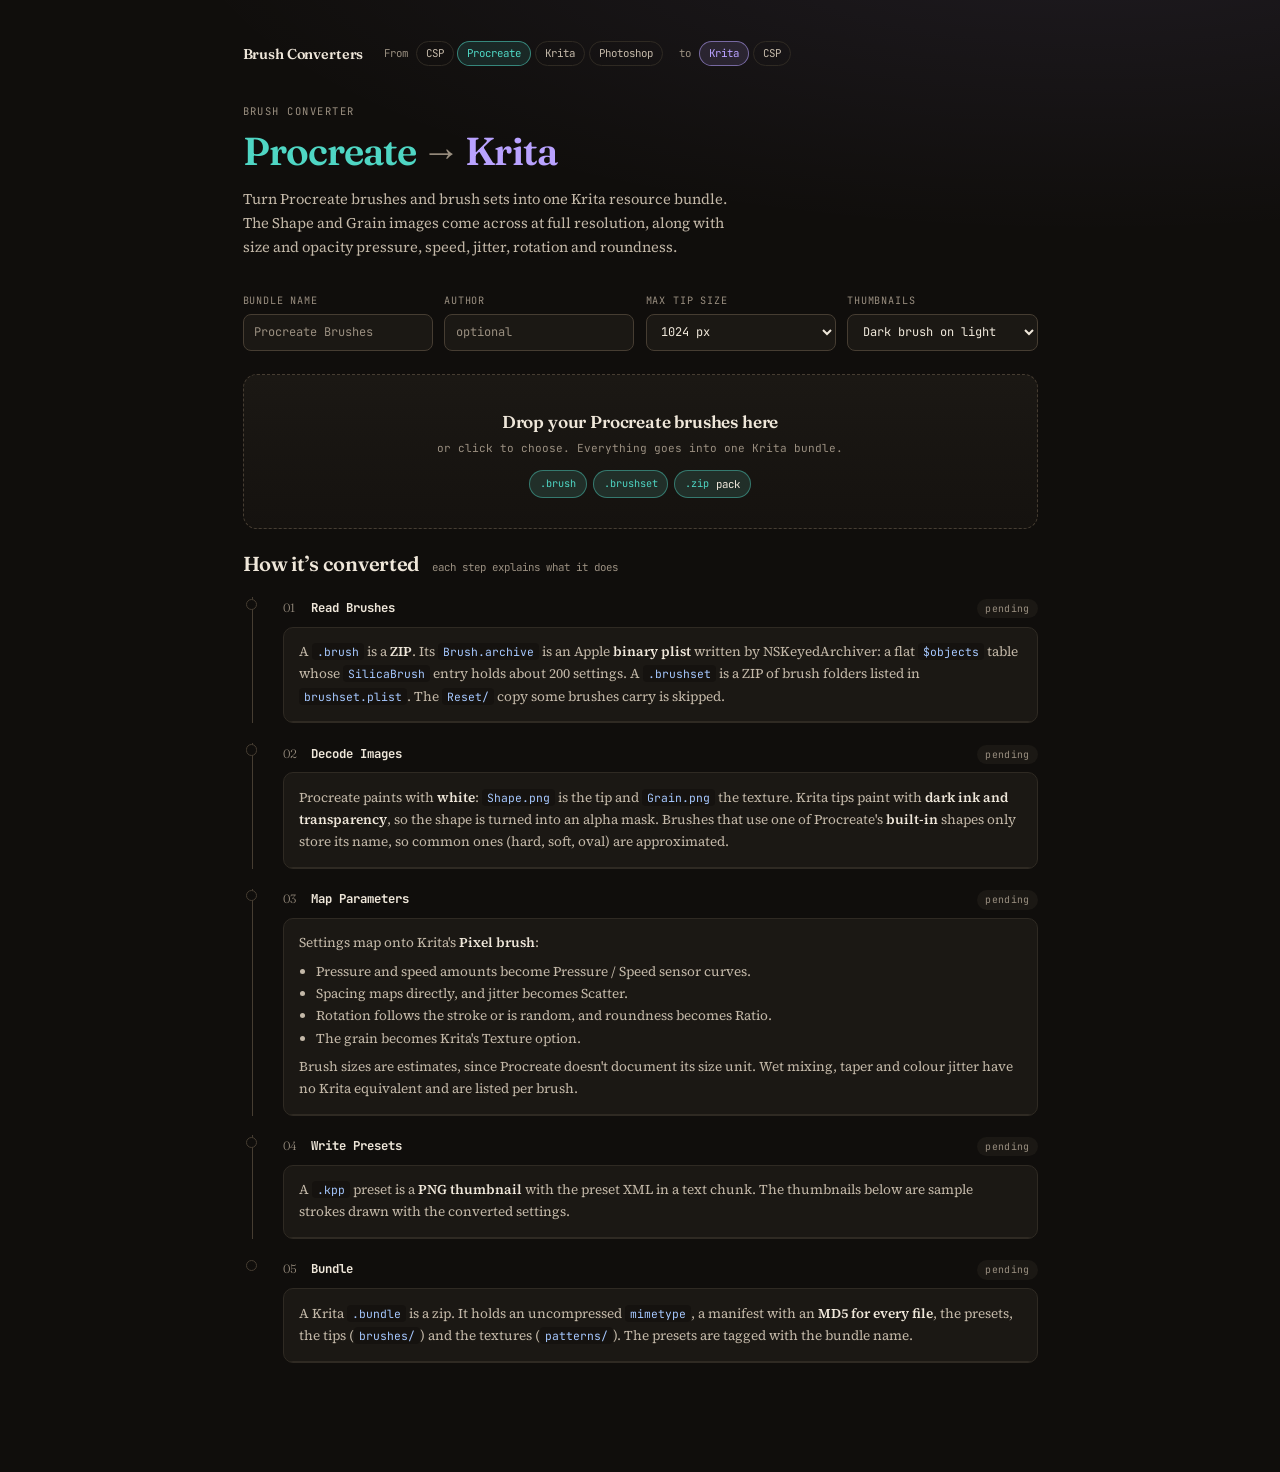
<file: tools/procreate-to-krita/index.html>
<!DOCTYPE html>
<html lang="en">
<head>
  <meta charset="UTF-8">
  <meta name="viewport" content="width=device-width, initial-scale=1.0">
  <title>Procreate to Krita Brush Converter</title>
  <link rel="stylesheet" href="../../assets/fonts.css">
  <link rel="stylesheet" href="../../assets/style.css">
  <script src="../../vendor/jszip/3.10.1/jszip.min.js"></script>
</head>
<body class="to-krita">
  <div class="wrap">
    <nav class="crumbs" id="nav" aria-label="Converters"><a class="home" href="../../">Brush Converters</a></nav>
    <header>
      <p class="kicker">Brush converter</p>
      <h1><span class="c-procreate">Procreate</span><span class="to">→</span><span class="c-krita">Krita</span></h1>
      <p class="subtitle">Turn Procreate brushes and brush sets into one Krita resource bundle. The Shape and Grain images come across at full resolution, along with size and opacity pressure, speed, jitter, rotation and roundness.</p>
    </header>

    <div class="opts">
      <label>Bundle name <input id="optName" placeholder="Procreate Brushes" autocomplete="off"></label>
      <label>Author <input id="optAuthor" placeholder="optional" autocomplete="off"></label>
      <label>Max tip size
        <select id="optTip" title="Larger keeps more detail in big brushes; smaller makes the bundle lighter"><option value="512">512 px</option><option value="1024" selected>1024 px</option><option value="2048">2048 px</option></select>
      </label>
    </div>

    <div class="drop" id="drop" tabindex="0" role="button" aria-label="Choose .brush or .brushset files">
      <div class="drop-title">Drop your Procreate brushes here</div>
      <div class="drop-hint">or click to choose. Everything goes into one Krita bundle.</div>
      <div class="drop-accepts"><span class="fmt procreate"><code>.brush</code></span><span class="fmt procreate"><code>.brushset</code></span><span class="fmt procreate"><code>.zip</code> pack</span></div>
      <div class="drop-file" id="dropFile"></div>
      <input type="file" id="fi" accept=".brush,.brushset,.zip" multiple>
    </div>

    <div class="pipeline-title"><h2>How it’s converted</h2><span>each step explains what it does</span></div>
    <div class="pipeline">
      <div class="stg" id="s1"><div class="stg-head"><span class="stg-n">01</span><span class="stg-name">Read Brushes</span><span class="stg-badge wait" id="b1">pending</span></div>
      <div class="stg-body"><div class="stg-info">A <code>.brush</code> is a <strong>ZIP</strong>. Its <code>Brush.archive</code> is an Apple <strong>binary plist</strong> written by NSKeyedArchiver: a flat <code>$objects</code> table whose <code>SilicaBrush</code> entry holds about 200 settings. A <code>.brushset</code> is a ZIP of brush folders listed in <code>brushset.plist</code>. The <code>Reset/</code> copy some brushes carry is skipped.</div><div class="log" id="o1"></div></div></div>

      <div class="stg" id="s2"><div class="stg-head"><span class="stg-n">02</span><span class="stg-name">Decode Images</span><span class="stg-badge wait" id="b2">pending</span></div>
      <div class="stg-body"><div class="stg-info">Procreate paints with <strong>white</strong>: <code>Shape.png</code> is the tip and <code>Grain.png</code> the texture. Krita tips paint with <strong>dark ink and transparency</strong>, so the shape is turned into an alpha mask. Brushes that use one of Procreate's <strong>built-in</strong> shapes only store its name, so common ones (hard, soft, oval) are approximated.</div>
      <div class="tex-row" id="mats"></div><div class="log" id="o2"></div></div></div>

      <div class="stg" id="s3"><div class="stg-head"><span class="stg-n">03</span><span class="stg-name">Map Parameters</span><span class="stg-badge wait" id="b3">pending</span></div>
      <div class="stg-body"><div class="stg-info">Settings map onto Krita's <strong>Pixel brush</strong>:
        <ul>
          <li>Pressure and speed amounts become Pressure / Speed sensor curves.</li>
          <li>Spacing maps directly, and jitter becomes Scatter.</li>
          <li>Rotation follows the stroke or is random, and roundness becomes Ratio.</li>
          <li>The grain becomes Krita's Texture option.</li>
        </ul>
        Brush sizes are estimates, since Procreate doesn't document its size unit. Wet mixing, taper and colour jitter have no Krita equivalent and are listed per brush.</div><div class="log" id="o3"></div></div></div>

      <div class="stg" id="s4"><div class="stg-head"><span class="stg-n">04</span><span class="stg-name">Write Presets</span><span class="stg-badge wait" id="b4">pending</span></div>
      <div class="stg-body"><div class="stg-info">A <code>.kpp</code> preset is a <strong>PNG thumbnail</strong> with the preset XML in a text chunk. The thumbnails below are sample strokes drawn with the converted settings.</div>
      <div class="brush-grid" id="cards"></div><div class="log" id="o4"></div></div></div>

      <div class="stg" id="s5"><div class="stg-head"><span class="stg-n">05</span><span class="stg-name">Bundle</span><span class="stg-badge wait" id="b5">pending</span></div>
      <div class="stg-body"><div class="stg-info">A Krita <code>.bundle</code> is a zip. It holds an uncompressed <code>mimetype</code>, a manifest with an <strong>MD5 for every file</strong>, the presets, the tips (<code>brushes/</code>) and the textures (<code>patterns/</code>). The presets are tagged with the bundle name.</div><div class="log" id="o5"></div></div></div>
    </div>
  </div>

  <script type="module">
    import { browserImaging, decodeImage, maskToCanvas } from '../../lib/image.js';
    import { writeBundle } from '../../lib/krita/bundle.js';
    import { procreateToKrita } from '../../lib/krita/from-procreate.js';
    import { kppBytes, THUMB_STYLES } from '../../lib/krita/kpp.js';
    import { ResourcePool, slug } from '../../lib/krita/preset.js';
    import { renderNav } from '../../lib/nav.js';
    import { readProcreateFiles, shapeMask, grainGray } from '../../lib/procreate/read.js';
    import { badge, brushCard, detailsAction, download, failRunning, formatSize, imageCard, latestOnly, log, progress, readFiles, resetStages, setResult, setupDrop, thumbStyleControl, uniqueNamer } from '../../lib/ui.js';

    renderNav('procreate', 'krita');
    const STAGES = 5;
    const MAX_PREVIEWS = 24;
    const state = { files: null, presets: null, converted: null, style: null, gen: 0, resources: null, failed: 0, warned: 0, output: null, setName: null };

    const bundleName = () => document.getElementById('optName').value.trim()
      || state.setName
      || (state.files && state.files.length === 1 ? state.files[0].name.replace(/\.(brush|brushset|zip)$/i, '') : 'Procreate Brushes');

    /** Stage 4, also re-run on its own when the thumbnail colours change. False if a newer run took over. */
    async function writePresets() {
      const gen = ++state.gen;
      const { converted } = state;
      const style = thumbStyle();
      badge(4, 'run');
      document.getElementById('o4').replaceChildren();
      const written = [], cards = [];
      for (const [i, { preset, filename }] of converted.entries()) {
        progress(4, i + 1, converted.length);
        const { data, thumbnail } = await kppBytes(preset, style);
        if (gen !== state.gen) return false;
        written.push({ filename, data, thumbnail, tags: preset.tags });
        cards.push(brushCard({ ...preset, filename, thumbnail }));
        log(4, `paintoppresets/${filename}  ${formatSize(data.length)}`, 'd');
      }
      document.getElementById('cards').replaceChildren(...cards);
      badge(4, 'ok');
      Object.assign(state, { presets: written, style });
      return true;
    }

    async function makeBundle() {
      const name = bundleName();
      const author = document.getElementById('optAuthor').value.trim();
      badge(5, 'run');
      document.getElementById('o5').replaceChildren();
      for (const r of state.resources) log(5, `${r.kind}/${r.filename}  ${formatSize(r.data.length)}`, 'd');
      const blob = await writeBundle(window.JSZip, state.presets, state.resources, {
        name, author, tag: name, background: state.style.background,
        description: `Converted from Procreate with brush-converters (${state.presets.length} brushes)`,
      });
      state.output = { blob, filename: `${slug(name)}.bundle` };
      log(5, `\n${state.output.filename}: ${state.presets.length} presets, ${state.resources.length} resources, ${formatSize(blob.size)}`, 'c');
      badge(5, 'ok');
      const { warned, failed } = state;
      setResult({
        state: 'ok',
        title: `${state.presets.length} brush${state.presets.length === 1 ? '' : 'es'} → ${state.output.filename} (${formatSize(blob.size)})`,
        detail: 'In Krita: Settings → Manage Resources → Import Resources. The presets are tagged with the bundle name.'
          + (warned ? ` ${warned} brush${warned === 1 ? ' has' : 'es have'} settings Krita can't reproduce — see step 04.` : '')
          + (failed ? ` ${failed} item(s) failed — see the steps below.` : ''),
        actions: [{ label: 'Download .bundle', primary: true, onClick: () => download(state.output.blob, state.output.filename) }, detailsAction],
      });
    }

    async function run(files) {
      state.gen++; // stops a thumbnail re-render still in flight
      state.converted = null;
      Object.assign(state, { files, output: null, presets: null, setName: null });
      document.getElementById('mats').replaceChildren();
      document.getElementById('cards').replaceChildren();
      resetStages(STAGES, `Converting ${files.length} file${files.length === 1 ? '' : 's'}…`);
      const maxTip = Number(document.getElementById('optTip').value);
      try {
        // 1. Read
        badge(1, 'run');
        const { brushes, errors } = await readProcreateFiles(window.JSZip, await readFiles(files), (i, n) => progress(1, i, n));
        let failed = errors.length;
        for (const e of errors) log(1, `! ${e}`, 'r');
        for (const b of brushes) log(1, `${b.name}  (${b.file}${b.path.includes('/') ? `: ${b.path}` : ''})`, 'g');
        if (!brushes.length) throw new Error(files.length ? 'no Procreate brushes found in what was dropped' : 'nothing to convert');
        if (files.length === 1 && /\.brushset$/i.test(files[0].name)) state.setName = files[0].name.replace(/\.brushset$/i, '');
        log(1, `\n${brushes.length} brush(es)`, 'c');
        badge(1, 'ok');

        // 2. Images
        badge(2, 'run');
        const mats = document.getElementById('mats');
        let previews = 0;
        for (const [i, b] of brushes.entries()) {
          progress(2, i + 1, brushes.length);
          b.shapeImage = b.shape ? await decodeImage(b.shape).catch(() => null) : null;
          b.grainImage = b.grain ? await decodeImage(b.grain).catch(() => null) : null;
          const what = [b.shapeImage && `Shape ${b.shapeImage.width}×${b.shapeImage.height}`,
            b.grainImage && `Grain ${b.grainImage.width}×${b.grainImage.height}`].filter(Boolean).join(', ');
          log(2, `${b.name}: ${what || 'no images in the file'}`, what ? 'g' : 'd');
          if (!b.shapeImage && b.settings.bundledShape) log(2, `  built-in shape '${b.settings.bundledShape}'`, 'w');
          if (!b.grainImage && b.settings.bundledGrain) log(2, `  built-in grain '${b.settings.bundledGrain}'`, 'w');
          if (b.shapeImage && previews++ < MAX_PREVIEWS) mats.append(imageCard(maskToCanvas(shapeMask(b.shapeImage, b.settings.shapeInverted)), 'shape', b.name));
          if (b.grainImage && previews++ < MAX_PREVIEWS) mats.append(imageCard(maskToCanvas(grainGray(b.grainImage), 'gray'), 'grain', b.name, false));
        }
        if (previews > MAX_PREVIEWS) log(2, `(showing the first ${MAX_PREVIEWS} of ${previews} images)`, 'd');
        badge(2, 'ok');

        // 3. Mapping
        badge(3, 'run');
        const pool = new ResourcePool();
        const presets = [];
        for (const [i, b] of brushes.entries()) {
          progress(3, i + 1, brushes.length);
          try {
            const preset = await procreateToKrita(b, pool, browserImaging, maxTip);
            presets.push(preset);
            log(3, `ok ${preset.name}: ${Math.round(b.settings.size)} px, ${preset.mapped.join(', ')}`, 'g');
            for (const w of preset.warnings) log(3, `   - ${w}`, 'w');
          } catch (e) {
            console.error(e);
            log(3, `! ${b.name}: ${e.message}`, 'r');
            failed++;
          }
        }
        if (!presets.length) throw new Error('nothing could be converted');
        log(3, `\n${presets.length} preset(s), ${pool.resources.length} tip/texture file(s)`, 'c');
        badge(3, 'ok');

        // 4. Presets
        const name = uniqueNamer();
        Object.assign(state, {
          converted: presets.map((preset) => ({ preset, filename: name(slug(preset.name), '.kpp') })),
          resources: pool.resources, failed, warned: presets.filter((p) => p.warnings.length).length,
        });
        if (!(await writePresets())) return;

        // 5. Bundle
        await makeBundle();
      } catch (e) {
        state.presets = null;
        state.converted = null;
        failRunning(STAGES, e, 'Drop Procreate .brush or .brushset files, or a .zip of them.');
      }
    }

    const convert = latestOnly(run);
    const rebundle = latestOnly(() => (state.presets ? makeBundle() : null));
    const restyle = latestOnly(async () => { if (state.converted && await writePresets()) await makeBundle(); });
    const thumbStyle = thumbStyleControl(document.querySelector('.opts'), THUMB_STYLES, () => restyle().catch((e) => failRunning(STAGES, e)));
    setupDrop({ accept: ['.brush', '.brushset', '.zip'], onFiles: convert });
    for (const id of ['optName', 'optAuthor']) {
      document.getElementById(id).addEventListener('change', () => rebundle().catch((e) => failRunning(STAGES, e)));
    }
    document.getElementById('optTip').addEventListener('change', () => { if (state.files) convert(state.files); });
  </script>
</body>
</html>
</file>
<file: assets/fonts.css>
/* vietnamese */
@font-face {
  font-family: 'Fraunces';
  font-style: normal;
  font-weight: 300;
  font-display: swap;
  src: url(fonts/fraunces-v38-6NU78FyLNQOQZAnv9bYEvDiIdE9Ea92uemAk_WBq8U_9v0c2Wa0KxCBTeO-U.woff2) format('woff2');
  unicode-range: U+0102-0103, U+0110-0111, U+0128-0129, U+0168-0169, U+01A0-01A1, U+01AF-01B0, U+0300-0301, U+0303-0304, U+0308-0309, U+0323, U+0329, U+1EA0-1EF9, U+20AB;
}
/* latin-ext */
@font-face {
  font-family: 'Fraunces';
  font-style: normal;
  font-weight: 300;
  font-display: swap;
  src: url(fonts/fraunces-v38-6NU78FyLNQOQZAnv9bYEvDiIdE9Ea92uemAk_WBq8U_9v0c2Wa0KxCFTeO-U.woff2) format('woff2');
  unicode-range: U+0100-02BA, U+02BD-02C5, U+02C7-02CC, U+02CE-02D7, U+02DD-02FF, U+0304, U+0308, U+0329, U+1D00-1DBF, U+1E00-1E9F, U+1EF2-1EFF, U+2020, U+20A0-20AB, U+20AD-20C4, U+2113, U+2C60-2C7F, U+A720-A7FF;
}
/* latin */
@font-face {
  font-family: 'Fraunces';
  font-style: normal;
  font-weight: 300;
  font-display: swap;
  src: url(fonts/fraunces-v38-6NU78FyLNQOQZAnv9bYEvDiIdE9Ea92uemAk_WBq8U_9v0c2Wa0KxC9TeA.woff2) format('woff2');
  unicode-range: U+0000-00FF, U+0131, U+0152-0153, U+02BB-02BC, U+02C6, U+02DA, U+02DC, U+0304, U+0308, U+0329, U+2000-206F, U+20AC, U+2122, U+2191, U+2193, U+2212, U+2215, U+FEFF, U+FFFD;
}
/* vietnamese */
@font-face {
  font-family: 'Fraunces';
  font-style: normal;
  font-weight: 600;
  font-display: swap;
  src: url(fonts/fraunces-v38-6NU78FyLNQOQZAnv9bYEvDiIdE9Ea92uemAk_WBq8U_9v0c2Wa0KxCBTeO-U.woff2) format('woff2');
  unicode-range: U+0102-0103, U+0110-0111, U+0128-0129, U+0168-0169, U+01A0-01A1, U+01AF-01B0, U+0300-0301, U+0303-0304, U+0308-0309, U+0323, U+0329, U+1EA0-1EF9, U+20AB;
}
/* latin-ext */
@font-face {
  font-family: 'Fraunces';
  font-style: normal;
  font-weight: 600;
  font-display: swap;
  src: url(fonts/fraunces-v38-6NU78FyLNQOQZAnv9bYEvDiIdE9Ea92uemAk_WBq8U_9v0c2Wa0KxCFTeO-U.woff2) format('woff2');
  unicode-range: U+0100-02BA, U+02BD-02C5, U+02C7-02CC, U+02CE-02D7, U+02DD-02FF, U+0304, U+0308, U+0329, U+1D00-1DBF, U+1E00-1E9F, U+1EF2-1EFF, U+2020, U+20A0-20AB, U+20AD-20C4, U+2113, U+2C60-2C7F, U+A720-A7FF;
}
/* latin */
@font-face {
  font-family: 'Fraunces';
  font-style: normal;
  font-weight: 600;
  font-display: swap;
  src: url(fonts/fraunces-v38-6NU78FyLNQOQZAnv9bYEvDiIdE9Ea92uemAk_WBq8U_9v0c2Wa0KxC9TeA.woff2) format('woff2');
  unicode-range: U+0000-00FF, U+0131, U+0152-0153, U+02BB-02BC, U+02C6, U+02DA, U+02DC, U+0304, U+0308, U+0329, U+2000-206F, U+20AC, U+2122, U+2191, U+2193, U+2212, U+2215, U+FEFF, U+FFFD;
}
/* cyrillic-ext */
@font-face {
  font-family: 'JetBrains Mono';
  font-style: normal;
  font-weight: 400;
  font-display: swap;
  src: url(fonts/jetbrainsmono-v24-tDbv2o-flEEny0FZhsfKu5WU4zr3E_BX0PnT8RD8yKwBNntkaToggR7BYRbKPx3cwhsk.woff2) format('woff2');
  unicode-range: U+0460-052F, U+1C80-1C8A, U+20B4, U+2DE0-2DFF, U+A640-A69F, U+FE2E-FE2F;
}
/* cyrillic */
@font-face {
  font-family: 'JetBrains Mono';
  font-style: normal;
  font-weight: 400;
  font-display: swap;
  src: url(fonts/jetbrainsmono-v24-tDbv2o-flEEny0FZhsfKu5WU4zr3E_BX0PnT8RD8yKwBNntkaToggR7BYRbKPxTcwhsk.woff2) format('woff2');
  unicode-range: U+0301, U+0400-045F, U+0490-0491, U+04B0-04B1, U+2116;
}
/* greek */
@font-face {
  font-family: 'JetBrains Mono';
  font-style: normal;
  font-weight: 400;
  font-display: swap;
  src: url(fonts/jetbrainsmono-v24-tDbv2o-flEEny0FZhsfKu5WU4zr3E_BX0PnT8RD8yKwBNntkaToggR7BYRbKPxPcwhsk.woff2) format('woff2');
  unicode-range: U+0370-0377, U+037A-037F, U+0384-038A, U+038C, U+038E-03A1, U+03A3-03FF;
}
/* vietnamese */
@font-face {
  font-family: 'JetBrains Mono';
  font-style: normal;
  font-weight: 400;
  font-display: swap;
  src: url(fonts/jetbrainsmono-v24-tDbv2o-flEEny0FZhsfKu5WU4zr3E_BX0PnT8RD8yKwBNntkaToggR7BYRbKPx_cwhsk.woff2) format('woff2');
  unicode-range: U+0102-0103, U+0110-0111, U+0128-0129, U+0168-0169, U+01A0-01A1, U+01AF-01B0, U+0300-0301, U+0303-0304, U+0308-0309, U+0323, U+0329, U+1EA0-1EF9, U+20AB;
}
/* latin-ext */
@font-face {
  font-family: 'JetBrains Mono';
  font-style: normal;
  font-weight: 400;
  font-display: swap;
  src: url(fonts/jetbrainsmono-v24-tDbv2o-flEEny0FZhsfKu5WU4zr3E_BX0PnT8RD8yKwBNntkaToggR7BYRbKPx7cwhsk.woff2) format('woff2');
  unicode-range: U+0100-02BA, U+02BD-02C5, U+02C7-02CC, U+02CE-02D7, U+02DD-02FF, U+0304, U+0308, U+0329, U+1D00-1DBF, U+1E00-1E9F, U+1EF2-1EFF, U+2020, U+20A0-20AB, U+20AD-20C4, U+2113, U+2C60-2C7F, U+A720-A7FF;
}
/* latin */
@font-face {
  font-family: 'JetBrains Mono';
  font-style: normal;
  font-weight: 400;
  font-display: swap;
  src: url(fonts/jetbrainsmono-v24-tDbv2o-flEEny0FZhsfKu5WU4zr3E_BX0PnT8RD8yKwBNntkaToggR7BYRbKPxDcwg.woff2) format('woff2');
  unicode-range: U+0000-00FF, U+0131, U+0152-0153, U+02BB-02BC, U+02C6, U+02DA, U+02DC, U+0304, U+0308, U+0329, U+2000-206F, U+20AC, U+2122, U+2191, U+2193, U+2212, U+2215, U+FEFF, U+FFFD;
}
/* cyrillic-ext */
@font-face {
  font-family: 'JetBrains Mono';
  font-style: normal;
  font-weight: 500;
  font-display: swap;
  src: url(fonts/jetbrainsmono-v24-tDbv2o-flEEny0FZhsfKu5WU4zr3E_BX0PnT8RD8yKwBNntkaToggR7BYRbKPx3cwhsk.woff2) format('woff2');
  unicode-range: U+0460-052F, U+1C80-1C8A, U+20B4, U+2DE0-2DFF, U+A640-A69F, U+FE2E-FE2F;
}
/* cyrillic */
@font-face {
  font-family: 'JetBrains Mono';
  font-style: normal;
  font-weight: 500;
  font-display: swap;
  src: url(fonts/jetbrainsmono-v24-tDbv2o-flEEny0FZhsfKu5WU4zr3E_BX0PnT8RD8yKwBNntkaToggR7BYRbKPxTcwhsk.woff2) format('woff2');
  unicode-range: U+0301, U+0400-045F, U+0490-0491, U+04B0-04B1, U+2116;
}
/* greek */
@font-face {
  font-family: 'JetBrains Mono';
  font-style: normal;
  font-weight: 500;
  font-display: swap;
  src: url(fonts/jetbrainsmono-v24-tDbv2o-flEEny0FZhsfKu5WU4zr3E_BX0PnT8RD8yKwBNntkaToggR7BYRbKPxPcwhsk.woff2) format('woff2');
  unicode-range: U+0370-0377, U+037A-037F, U+0384-038A, U+038C, U+038E-03A1, U+03A3-03FF;
}
/* vietnamese */
@font-face {
  font-family: 'JetBrains Mono';
  font-style: normal;
  font-weight: 500;
  font-display: swap;
  src: url(fonts/jetbrainsmono-v24-tDbv2o-flEEny0FZhsfKu5WU4zr3E_BX0PnT8RD8yKwBNntkaToggR7BYRbKPx_cwhsk.woff2) format('woff2');
  unicode-range: U+0102-0103, U+0110-0111, U+0128-0129, U+0168-0169, U+01A0-01A1, U+01AF-01B0, U+0300-0301, U+0303-0304, U+0308-0309, U+0323, U+0329, U+1EA0-1EF9, U+20AB;
}
/* latin-ext */
@font-face {
  font-family: 'JetBrains Mono';
  font-style: normal;
  font-weight: 500;
  font-display: swap;
  src: url(fonts/jetbrainsmono-v24-tDbv2o-flEEny0FZhsfKu5WU4zr3E_BX0PnT8RD8yKwBNntkaToggR7BYRbKPx7cwhsk.woff2) format('woff2');
  unicode-range: U+0100-02BA, U+02BD-02C5, U+02C7-02CC, U+02CE-02D7, U+02DD-02FF, U+0304, U+0308, U+0329, U+1D00-1DBF, U+1E00-1E9F, U+1EF2-1EFF, U+2020, U+20A0-20AB, U+20AD-20C4, U+2113, U+2C60-2C7F, U+A720-A7FF;
}
/* latin */
@font-face {
  font-family: 'JetBrains Mono';
  font-style: normal;
  font-weight: 500;
  font-display: swap;
  src: url(fonts/jetbrainsmono-v24-tDbv2o-flEEny0FZhsfKu5WU4zr3E_BX0PnT8RD8yKwBNntkaToggR7BYRbKPxDcwg.woff2) format('woff2');
  unicode-range: U+0000-00FF, U+0131, U+0152-0153, U+02BB-02BC, U+02C6, U+02DA, U+02DC, U+0304, U+0308, U+0329, U+2000-206F, U+20AC, U+2122, U+2191, U+2193, U+2212, U+2215, U+FEFF, U+FFFD;
}
/* cyrillic-ext */
@font-face {
  font-family: 'JetBrains Mono';
  font-style: normal;
  font-weight: 700;
  font-display: swap;
  src: url(fonts/jetbrainsmono-v24-tDbv2o-flEEny0FZhsfKu5WU4zr3E_BX0PnT8RD8yKwBNntkaToggR7BYRbKPx3cwhsk.woff2) format('woff2');
  unicode-range: U+0460-052F, U+1C80-1C8A, U+20B4, U+2DE0-2DFF, U+A640-A69F, U+FE2E-FE2F;
}
/* cyrillic */
@font-face {
  font-family: 'JetBrains Mono';
  font-style: normal;
  font-weight: 700;
  font-display: swap;
  src: url(fonts/jetbrainsmono-v24-tDbv2o-flEEny0FZhsfKu5WU4zr3E_BX0PnT8RD8yKwBNntkaToggR7BYRbKPxTcwhsk.woff2) format('woff2');
  unicode-range: U+0301, U+0400-045F, U+0490-0491, U+04B0-04B1, U+2116;
}
/* greek */
@font-face {
  font-family: 'JetBrains Mono';
  font-style: normal;
  font-weight: 700;
  font-display: swap;
  src: url(fonts/jetbrainsmono-v24-tDbv2o-flEEny0FZhsfKu5WU4zr3E_BX0PnT8RD8yKwBNntkaToggR7BYRbKPxPcwhsk.woff2) format('woff2');
  unicode-range: U+0370-0377, U+037A-037F, U+0384-038A, U+038C, U+038E-03A1, U+03A3-03FF;
}
/* vietnamese */
@font-face {
  font-family: 'JetBrains Mono';
  font-style: normal;
  font-weight: 700;
  font-display: swap;
  src: url(fonts/jetbrainsmono-v24-tDbv2o-flEEny0FZhsfKu5WU4zr3E_BX0PnT8RD8yKwBNntkaToggR7BYRbKPx_cwhsk.woff2) format('woff2');
  unicode-range: U+0102-0103, U+0110-0111, U+0128-0129, U+0168-0169, U+01A0-01A1, U+01AF-01B0, U+0300-0301, U+0303-0304, U+0308-0309, U+0323, U+0329, U+1EA0-1EF9, U+20AB;
}
/* latin-ext */
@font-face {
  font-family: 'JetBrains Mono';
  font-style: normal;
  font-weight: 700;
  font-display: swap;
  src: url(fonts/jetbrainsmono-v24-tDbv2o-flEEny0FZhsfKu5WU4zr3E_BX0PnT8RD8yKwBNntkaToggR7BYRbKPx7cwhsk.woff2) format('woff2');
  unicode-range: U+0100-02BA, U+02BD-02C5, U+02C7-02CC, U+02CE-02D7, U+02DD-02FF, U+0304, U+0308, U+0329, U+1D00-1DBF, U+1E00-1E9F, U+1EF2-1EFF, U+2020, U+20A0-20AB, U+20AD-20C4, U+2113, U+2C60-2C7F, U+A720-A7FF;
}
/* latin */
@font-face {
  font-family: 'JetBrains Mono';
  font-style: normal;
  font-weight: 700;
  font-display: swap;
  src: url(fonts/jetbrainsmono-v24-tDbv2o-flEEny0FZhsfKu5WU4zr3E_BX0PnT8RD8yKwBNntkaToggR7BYRbKPxDcwg.woff2) format('woff2');
  unicode-range: U+0000-00FF, U+0131, U+0152-0153, U+02BB-02BC, U+02C6, U+02DA, U+02DC, U+0304, U+0308, U+0329, U+2000-206F, U+20AC, U+2122, U+2191, U+2193, U+2212, U+2215, U+FEFF, U+FFFD;
}
/* cyrillic-ext */
@font-face {
  font-family: 'Source Serif 4';
  font-style: italic;
  font-weight: 400;
  font-display: swap;
  src: url(fonts/sourceserif4-v15-vEFH2_tTDB4M7-auWDN0ahZJW1ge6NmXq2ZbF8zBfb98SUr3aX2AzA.woff2) format('woff2');
  unicode-range: U+0460-052F, U+1C80-1C8A, U+20B4, U+2DE0-2DFF, U+A640-A69F, U+FE2E-FE2F;
}
/* cyrillic */
@font-face {
  font-family: 'Source Serif 4';
  font-style: italic;
  font-weight: 400;
  font-display: swap;
  src: url(fonts/sourceserif4-v15-vEFH2_tTDB4M7-auWDN0ahZJW1ge6NmXq2ZbF8zBfb98SUr-aX2AzA.woff2) format('woff2');
  unicode-range: U+0301, U+0400-045F, U+0490-0491, U+04B0-04B1, U+2116;
}
/* greek */
@font-face {
  font-family: 'Source Serif 4';
  font-style: italic;
  font-weight: 400;
  font-display: swap;
  src: url(fonts/sourceserif4-v15-vEFH2_tTDB4M7-auWDN0ahZJW1ge6NmXq2ZbF8zBfb98SUr5aX2AzA.woff2) format('woff2');
  unicode-range: U+0370-0377, U+037A-037F, U+0384-038A, U+038C, U+038E-03A1, U+03A3-03FF;
}
/* vietnamese */
@font-face {
  font-family: 'Source Serif 4';
  font-style: italic;
  font-weight: 400;
  font-display: swap;
  src: url(fonts/sourceserif4-v15-vEFH2_tTDB4M7-auWDN0ahZJW1ge6NmXq2ZbF8zBfb98SUr1aX2AzA.woff2) format('woff2');
  unicode-range: U+0102-0103, U+0110-0111, U+0128-0129, U+0168-0169, U+01A0-01A1, U+01AF-01B0, U+0300-0301, U+0303-0304, U+0308-0309, U+0323, U+0329, U+1EA0-1EF9, U+20AB;
}
/* latin-ext */
@font-face {
  font-family: 'Source Serif 4';
  font-style: italic;
  font-weight: 400;
  font-display: swap;
  src: url(fonts/sourceserif4-v15-vEFH2_tTDB4M7-auWDN0ahZJW1ge6NmXq2ZbF8zBfb98SUr0aX2AzA.woff2) format('woff2');
  unicode-range: U+0100-02BA, U+02BD-02C5, U+02C7-02CC, U+02CE-02D7, U+02DD-02FF, U+0304, U+0308, U+0329, U+1D00-1DBF, U+1E00-1E9F, U+1EF2-1EFF, U+2020, U+20A0-20AB, U+20AD-20C4, U+2113, U+2C60-2C7F, U+A720-A7FF;
}
/* latin */
@font-face {
  font-family: 'Source Serif 4';
  font-style: italic;
  font-weight: 400;
  font-display: swap;
  src: url(fonts/sourceserif4-v15-vEFH2_tTDB4M7-auWDN0ahZJW1ge6NmXq2ZbF8zBfb98SUr6aX0.woff2) format('woff2');
  unicode-range: U+0000-00FF, U+0131, U+0152-0153, U+02BB-02BC, U+02C6, U+02DA, U+02DC, U+0304, U+0308, U+0329, U+2000-206F, U+20AC, U+2122, U+2191, U+2193, U+2212, U+2215, U+FEFF, U+FFFD;
}
/* cyrillic-ext */
@font-face {
  font-family: 'Source Serif 4';
  font-style: normal;
  font-weight: 400;
  font-display: swap;
  src: url(fonts/sourceserif4-v15-vEFI2_tTDB4M7-auWDN0ahZJW1gW8tenXg.woff2) format('woff2');
  unicode-range: U+0460-052F, U+1C80-1C8A, U+20B4, U+2DE0-2DFF, U+A640-A69F, U+FE2E-FE2F;
}
/* cyrillic */
@font-face {
  font-family: 'Source Serif 4';
  font-style: normal;
  font-weight: 400;
  font-display: swap;
  src: url(fonts/sourceserif4-v15-vEFI2_tTDB4M7-auWDN0ahZJW1gf8tenXg.woff2) format('woff2');
  unicode-range: U+0301, U+0400-045F, U+0490-0491, U+04B0-04B1, U+2116;
}
/* greek */
@font-face {
  font-family: 'Source Serif 4';
  font-style: normal;
  font-weight: 400;
  font-display: swap;
  src: url(fonts/sourceserif4-v15-vEFI2_tTDB4M7-auWDN0ahZJW1gY8tenXg.woff2) format('woff2');
  unicode-range: U+0370-0377, U+037A-037F, U+0384-038A, U+038C, U+038E-03A1, U+03A3-03FF;
}
/* vietnamese */
@font-face {
  font-family: 'Source Serif 4';
  font-style: normal;
  font-weight: 400;
  font-display: swap;
  src: url(fonts/sourceserif4-v15-vEFI2_tTDB4M7-auWDN0ahZJW1gU8tenXg.woff2) format('woff2');
  unicode-range: U+0102-0103, U+0110-0111, U+0128-0129, U+0168-0169, U+01A0-01A1, U+01AF-01B0, U+0300-0301, U+0303-0304, U+0308-0309, U+0323, U+0329, U+1EA0-1EF9, U+20AB;
}
/* latin-ext */
@font-face {
  font-family: 'Source Serif 4';
  font-style: normal;
  font-weight: 400;
  font-display: swap;
  src: url(fonts/sourceserif4-v15-vEFI2_tTDB4M7-auWDN0ahZJW1gV8tenXg.woff2) format('woff2');
  unicode-range: U+0100-02BA, U+02BD-02C5, U+02C7-02CC, U+02CE-02D7, U+02DD-02FF, U+0304, U+0308, U+0329, U+1D00-1DBF, U+1E00-1E9F, U+1EF2-1EFF, U+2020, U+20A0-20AB, U+20AD-20C4, U+2113, U+2C60-2C7F, U+A720-A7FF;
}
/* latin */
@font-face {
  font-family: 'Source Serif 4';
  font-style: normal;
  font-weight: 400;
  font-display: swap;
  src: url(fonts/sourceserif4-v15-vEFI2_tTDB4M7-auWDN0ahZJW1gb8tc.woff2) format('woff2');
  unicode-range: U+0000-00FF, U+0131, U+0152-0153, U+02BB-02BC, U+02C6, U+02DA, U+02DC, U+0304, U+0308, U+0329, U+2000-206F, U+20AC, U+2122, U+2191, U+2193, U+2212, U+2215, U+FEFF, U+FFFD;
}
/* cyrillic-ext */
@font-face {
  font-family: 'Source Serif 4';
  font-style: normal;
  font-weight: 600;
  font-display: swap;
  src: url(fonts/sourceserif4-v15-vEFI2_tTDB4M7-auWDN0ahZJW1gW8tenXg.woff2) format('woff2');
  unicode-range: U+0460-052F, U+1C80-1C8A, U+20B4, U+2DE0-2DFF, U+A640-A69F, U+FE2E-FE2F;
}
/* cyrillic */
@font-face {
  font-family: 'Source Serif 4';
  font-style: normal;
  font-weight: 600;
  font-display: swap;
  src: url(fonts/sourceserif4-v15-vEFI2_tTDB4M7-auWDN0ahZJW1gf8tenXg.woff2) format('woff2');
  unicode-range: U+0301, U+0400-045F, U+0490-0491, U+04B0-04B1, U+2116;
}
/* greek */
@font-face {
  font-family: 'Source Serif 4';
  font-style: normal;
  font-weight: 600;
  font-display: swap;
  src: url(fonts/sourceserif4-v15-vEFI2_tTDB4M7-auWDN0ahZJW1gY8tenXg.woff2) format('woff2');
  unicode-range: U+0370-0377, U+037A-037F, U+0384-038A, U+038C, U+038E-03A1, U+03A3-03FF;
}
/* vietnamese */
@font-face {
  font-family: 'Source Serif 4';
  font-style: normal;
  font-weight: 600;
  font-display: swap;
  src: url(fonts/sourceserif4-v15-vEFI2_tTDB4M7-auWDN0ahZJW1gU8tenXg.woff2) format('woff2');
  unicode-range: U+0102-0103, U+0110-0111, U+0128-0129, U+0168-0169, U+01A0-01A1, U+01AF-01B0, U+0300-0301, U+0303-0304, U+0308-0309, U+0323, U+0329, U+1EA0-1EF9, U+20AB;
}
/* latin-ext */
@font-face {
  font-family: 'Source Serif 4';
  font-style: normal;
  font-weight: 600;
  font-display: swap;
  src: url(fonts/sourceserif4-v15-vEFI2_tTDB4M7-auWDN0ahZJW1gV8tenXg.woff2) format('woff2');
  unicode-range: U+0100-02BA, U+02BD-02C5, U+02C7-02CC, U+02CE-02D7, U+02DD-02FF, U+0304, U+0308, U+0329, U+1D00-1DBF, U+1E00-1E9F, U+1EF2-1EFF, U+2020, U+20A0-20AB, U+20AD-20C4, U+2113, U+2C60-2C7F, U+A720-A7FF;
}
/* latin */
@font-face {
  font-family: 'Source Serif 4';
  font-style: normal;
  font-weight: 600;
  font-display: swap;
  src: url(fonts/sourceserif4-v15-vEFI2_tTDB4M7-auWDN0ahZJW1gb8tc.woff2) format('woff2');
  unicode-range: U+0000-00FF, U+0131, U+0152-0153, U+02BB-02BC, U+02C6, U+02DA, U+02DC, U+0304, U+0308, U+0329, U+2000-206F, U+20AC, U+2122, U+2191, U+2193, U+2212, U+2215, U+FEFF, U+FFFD;
}
</file>
<file: assets/style.css>
/* Shared theme for the brush converters.
 * Each painting app has its own colour, used wherever that app appears:
 * Clip Studio Paint = coral, Procreate = teal, Krita = violet, Photoshop = blue. A converter page
 * takes the colour of the app it converts *to* (body.to-csp / to-procreate / to-krita). */
*, *::before, *::after { box-sizing: border-box; margin: 0; padding: 0; }
:root {
  /* warm neutrals: ink on dark paper */
  --void: #100e0c; --deep: #15120f; --surf: #1b1814; --raised: #221e19; --card: #29241e;
  --rule: #2f2a23; --rule-hi: #463d32;
  --t1: #efe7da; --t2: #c3b8a8; --t3: #9a8f80;
  --csp: #ff8f6b; --procreate: #4fd6c4; --krita: #b9a2ff; --photoshop: #5aaeff;
  --ok: #7fd49b; --warn: #f0c25a; --err: #ff6b6b; --code: #a6c8ff; --num: #a6c8ff;
  --accent: var(--krita);
  --mono: 'JetBrains Mono', ui-monospace, monospace;
  --serif: 'Source Serif 4', Georgia, serif;
  --display: 'Fraunces', 'Source Serif 4', Georgia, serif;
}
body.to-csp { --accent: var(--csp); }
body.to-procreate { --accent: var(--procreate); }
body.to-krita { --accent: var(--krita); }
.c-csp { color: var(--csp); } .c-procreate { color: var(--procreate); } .c-krita { color: var(--krita); } .c-photoshop { color: var(--photoshop); }
.c-ok { color: var(--ok); } .c-err { color: var(--err); } .warn { color: var(--warn); }

html { font-size: 15px; }
body {
  font-family: var(--mono); color: var(--t2); line-height: 1.55; min-height: 100vh; -webkit-font-smoothing: antialiased;
  background:
    radial-gradient(120% 60% at 85% -10%, color-mix(in srgb, var(--accent) 9%, transparent), transparent 60%),
    var(--void);
  background-attachment: fixed;
}
a { color: var(--accent); text-decoration: underline; text-decoration-color: color-mix(in srgb, var(--accent) 40%, transparent); text-underline-offset: 3px; }
a:hover { text-decoration-color: currentColor; }
code { font-family: var(--mono); }
:focus-visible { outline: 2px solid var(--accent); outline-offset: 3px; }
.wrap { max-width: 840px; margin: 0 auto; padding: 2rem 1rem 5rem; }
@media (min-width: 640px) { .wrap { padding: 2.75rem 1.5rem 6rem; } }

/* Top bar */
.crumbs { display: flex; flex-wrap: wrap; align-items: center; gap: .5rem 1.1rem; font-size: .72rem; margin-bottom: 2.5rem; }
.crumbs a { color: var(--t3); text-decoration: none; }
.crumbs a:hover { color: var(--t1); }
.crumbs .home { font-family: var(--display); font-size: .95rem; font-weight: 600; color: var(--t1); margin-right: .3rem; letter-spacing: -.01em; }
/* "From [app] to [app]" switcher: the current pair is filled in its app's colour. */
.sw { display: inline-flex; flex-wrap: wrap; align-items: center; gap: .25rem; }
.sw-lbl { color: var(--t3); margin-right: .25rem; }
.crumbs .sw-app { padding: .2rem .6rem; border-radius: 999px; border: 1px solid var(--rule); color: var(--t2); }
.crumbs .sw-app:hover { color: var(--t1); border-color: var(--rule-hi); }
.crumbs .sw-app[aria-current] { color: var(--c); border-color: color-mix(in srgb, var(--c) 55%, transparent); background: color-mix(in srgb, var(--c) 12%, transparent); }
.sw-app.c-csp { --c: var(--csp); } .sw-app.c-procreate { --c: var(--procreate); } .sw-app.c-krita { --c: var(--krita); } .sw-app.c-photoshop { --c: var(--photoshop); }

/* Headings */
header { margin-bottom: 2.25rem; }
.kicker { font-size: .7rem; letter-spacing: .14em; text-transform: uppercase; color: var(--t3); margin-bottom: .7rem; }
h1 { font-family: var(--display); font-optical-sizing: auto; font-size: clamp(1.9rem, 5.5vw, 2.6rem); font-weight: 600; color: var(--t1); line-height: 1.1; letter-spacing: -.025em; margin-bottom: .9rem; }
h1 .to { font-weight: 300; color: var(--t3); margin: 0 .15em; }
h2 { font-family: var(--display); font-size: 1.35rem; font-weight: 600; color: var(--t1); margin: 3rem 0 1rem; letter-spacing: -.015em; }
.subtitle { font-family: var(--serif); font-size: .98rem; color: var(--t2); line-height: 1.65; max-width: 62ch; }
.subtitle + .subtitle { margin-top: .6rem; }
.subtitle code, .note code { font-family: var(--mono); color: var(--t1); background: var(--raised); padding: 1px 5px; border-radius: 4px; font-size: .8em; }
.subtitle strong { color: var(--t1); font-weight: 600; }
.subtitle strong.warn { color: var(--warn); }

/* App + file-type chip */
.fmt { --c: var(--t2); display: inline-flex; align-items: center; gap: .45rem; padding: .3rem .65rem; border-radius: 999px; font-size: .72rem; color: var(--t1); white-space: nowrap;
  background: color-mix(in srgb, var(--c) 12%, var(--surf)); border: 1px solid color-mix(in srgb, var(--c) 45%, transparent); }
.fmt code { color: var(--c); font-size: .95em; }
.fmt.csp { --c: var(--csp); } .fmt.procreate { --c: var(--procreate); } .fmt.krita { --c: var(--krita); } .fmt.photoshop { --c: var(--photoshop); }

/* Drop zone: a blank canvas */
.drop { position: relative; border: 1.5px dashed var(--rule-hi); border-radius: 14px; padding: 2.25rem 1.25rem 2rem; text-align: center; cursor: pointer; transition: border-color .2s, background .2s; margin-bottom: 1.25rem;
  background: linear-gradient(180deg, var(--surf), var(--deep)); }
.drop:hover, .drop.over, .drop:focus-visible { border-color: var(--accent); border-style: solid; outline: none; background: linear-gradient(180deg, color-mix(in srgb, var(--accent) 10%, var(--surf)), var(--deep)); }
.drop.loaded { border-color: color-mix(in srgb, var(--ok) 70%, transparent); border-style: solid; }
.drop.failed { border-color: var(--err); border-style: solid; }
.drop.failed .drop-file { color: var(--err); }
.drop-title { font-family: var(--display); font-size: 1.15rem; font-weight: 600; color: var(--t1); margin-bottom: .3rem; letter-spacing: -.01em; }
.drop-hint { font-size: .74rem; color: var(--t3); }
.drop-accepts { display: flex; flex-wrap: wrap; justify-content: center; gap: .4rem; margin-top: .9rem; }
.drop-file { font-size: .76rem; color: var(--accent); margin-top: .8rem; word-break: break-word; }
.drop-file:empty { display: none; }
input[type=file] { display: none; }

/* Result panel (status + download, right under the drop zone) */
.result { display: flex; flex-wrap: wrap; align-items: center; gap: .9rem 1.25rem; padding: 1rem 1.2rem; margin-bottom: 2.75rem; background: var(--surf); border: 1px solid var(--rule); border-radius: 12px; box-shadow: inset 4px 0 0 var(--accent); }
.result[hidden] { display: none; }
.result.ok { box-shadow: inset 4px 0 0 var(--ok); }
.result.err { box-shadow: inset 4px 0 0 var(--err); }
.result-main { flex: 1 1 260px; min-width: 0; padding-left: .3rem; }
.result-title { font-size: .86rem; color: var(--t1); font-weight: 600; word-break: break-word; }
.result.run .result-title::before { content: ''; display: inline-block; width: .55rem; height: .55rem; margin-right: .55rem; border-radius: 50%; background: var(--accent); animation: blink 1.2s ease infinite; vertical-align: .05rem; }
.result.err .result-title { color: var(--err); }
.result-detail { font-family: var(--serif); font-size: .86rem; color: var(--t2); margin-top: .3rem; line-height: 1.55; }
.result-actions { display: flex; flex-wrap: wrap; gap: .6rem; }
.ghost-btn { font-family: var(--mono); font-size: .76rem; padding: .7rem 1.1rem; border-radius: 999px; border: 1px solid var(--rule-hi); background: transparent; color: var(--t2); cursor: pointer; }
.ghost-btn:hover { color: var(--t1); border-color: var(--t3); }
@media (prefers-reduced-motion: reduce) { .result.run .result-title::before { animation: none; } }

/* Before the first run, hide empty previews and tables */
.pipeline:not(.started) .tex-row, .pipeline:not(.started) .ptbl-wrap { display: none; }

/* Options row */
.opts { display: grid; grid-template-columns: repeat(auto-fit, minmax(170px, 1fr)); gap: .75rem; margin-bottom: 1.5rem; }
.opts label { display: flex; flex-direction: column; gap: .35rem; font-size: .68rem; color: var(--t3); text-transform: uppercase; letter-spacing: .08em; }
.opts input, .opts select { font: inherit; font-size: .8rem; text-transform: none; letter-spacing: 0; color: var(--t1); background: var(--surf); border: 1px solid var(--rule-hi); border-radius: 8px; padding: .55rem .7rem; min-width: 0; }
.opts input::placeholder { color: var(--t3); }
.opts input:focus, .opts select:focus { outline: none; border-color: var(--accent); box-shadow: 0 0 0 3px color-mix(in srgb, var(--accent) 20%, transparent); }

/* Pipeline stages */
.pipeline-title { display: flex; flex-wrap: wrap; align-items: baseline; gap: .2rem .8rem; margin: 0 0 1.2rem; }
.pipeline-title h2 { margin: 0; }
.pipeline-title span { font-size: .72rem; color: var(--t3); }
.stg { position: relative; padding: 0 0 0 1.5rem; margin-left: .45rem; border-left: 1.5px solid var(--rule-hi); }
@media (min-width: 640px) { .stg { padding-left: 2rem; margin-left: .6rem; } }
.stg:last-child { border-left-color: transparent; }
.stg::before { content: ''; position: absolute; left: -.45rem; top: .1rem; width: .75rem; height: .75rem; border-radius: 50%; border: 1.5px solid var(--rule-hi); background: var(--void); z-index: 1; transition: all .3s; }
.stg.run::before { border-color: var(--accent); background: var(--accent); box-shadow: 0 0 0 4px color-mix(in srgb, var(--accent) 22%, transparent); }
.stg.run { border-left-color: var(--accent); }
.stg.ok::before { border-color: var(--ok); background: var(--ok); }
.stg.ok { border-left-color: color-mix(in srgb, var(--ok) 60%, transparent); }
.stg.err::before { border-color: var(--err); background: var(--err); }
.stg-head { display: flex; align-items: baseline; gap: .6rem; margin-bottom: .55rem; padding-top: .05rem; }
.stg-n { font-family: var(--display); font-size: .8rem; color: var(--t3); min-width: 1.3rem; }
.stg-name { font-size: .82rem; font-weight: 600; color: var(--t1); }
.stg-badge { margin-left: auto; font-size: .66rem; padding: 2px 8px; border-radius: 999px; letter-spacing: .03em; white-space: nowrap; }
.stg-badge.wait { color: var(--t3); background: var(--surf); }
.stg-badge.run { color: var(--accent); background: color-mix(in srgb, var(--accent) 16%, transparent); animation: blink 1.2s ease infinite; }
.stg-badge.ok { color: var(--ok); background: color-mix(in srgb, var(--ok) 14%, transparent); }
.stg-badge.err { color: var(--err); background: color-mix(in srgb, var(--err) 14%, transparent); }
@keyframes blink { 0%, 100% { opacity: 1; } 50% { opacity: .5; } }
@media (prefers-reduced-motion: reduce) { .stg-badge.run { animation: none; } }
.stg-body { background: var(--surf); border: 1px solid var(--rule); border-radius: 10px; overflow: hidden; margin-bottom: 1.3rem; }
.stg-info { padding: .9rem 1.05rem; font-family: var(--serif); font-size: .9rem; color: var(--t2); line-height: 1.65; border-bottom: 1px solid var(--rule); }
.stg-info ul { margin: .4rem 0 .4rem 1.1rem; }
.stg-info code { font-family: var(--mono); font-size: .76rem; color: var(--code); background: var(--deep); padding: 1px 5px; border-radius: 4px; }
.stg-info strong { color: var(--t1); font-weight: 600; }
.log { padding: .8rem 1.05rem; font-size: .72rem; line-height: 1.65; max-height: 320px; overflow-y: auto; white-space: pre-wrap; word-break: break-word; color: var(--t2); background: var(--deep); }
.log:empty { display: none; }
.log .g { color: var(--ok); } .log .c { color: var(--accent); } .log .w { color: var(--warn); }
.log .r { color: var(--err); } .log .d { color: var(--t3); } .log .l { color: var(--code); }

/* Image previews */
.tex-row { display: grid; grid-template-columns: repeat(auto-fill, minmax(130px, 1fr)); gap: .75rem; padding: .9rem 1.05rem; }
.tex-row:empty { display: none; }
.tex-card { background: var(--deep); border-radius: 8px; overflow: hidden; border: 1px solid var(--rule); }
.tex-card canvas { width: 100%; aspect-ratio: 1; display: block; object-fit: contain; background: repeating-conic-gradient(var(--raised) 0% 25%, var(--surf) 0% 50%) 0 0/12px 12px; }
.tex-card canvas.px { image-rendering: pixelated; }
.tex-card canvas.light { background: repeating-conic-gradient(#e2dccf 0% 25%, #f6f2ea 0% 50%) 0 0/12px 12px; }
.tex-lbl { padding: .45rem .65rem; font-size: .66rem; color: var(--t3); border-top: 1px solid var(--rule); overflow: hidden; text-overflow: ellipsis; white-space: nowrap; }
.tex-lbl b { color: var(--t1); font-weight: 500; }

/* Parameter table */
.ptbl-wrap { max-height: 320px; overflow: auto; }
table.ptbl { width: 100%; border-collapse: collapse; font-size: .7rem; }
.ptbl th { text-align: left; padding: .45rem .65rem; color: var(--t3); border-bottom: 1px solid var(--rule); font-weight: 500; text-transform: uppercase; letter-spacing: .07em; font-size: .64rem; position: sticky; top: 0; background: var(--surf); z-index: 1; }
.ptbl td { padding: .35rem .65rem; border-bottom: 1px solid #ffffff08; vertical-align: top; }
.ptbl td:nth-child(1) { color: var(--t1); } .ptbl td:nth-child(2) { color: var(--num); } .ptbl td:nth-child(3) { color: var(--accent); }
.ptbl .dir { color: var(--ok); } .ptbl .apx { color: var(--warn); } .ptbl .non { color: var(--err); } .ptbl .unk { color: var(--t3); }
.ptbl tr:hover { background: #ffffff05; }

/* Brush result cards (CSP -> Krita): stroke sample on paper, notes below */
.brush-grid { display: grid; grid-template-columns: repeat(auto-fill, minmax(230px, 1fr)); gap: .8rem; padding: .9rem 1.05rem; }
.brush-grid:empty { display: none; }
.brush-card { background: var(--deep); border: 1px solid var(--rule); border-radius: 10px; overflow: hidden; display: flex; flex-direction: column; }
.brush-card canvas { width: 100%; aspect-ratio: 1; display: block; background: #fbf8f2; }
.brush-card .bc-body { padding: .65rem .8rem .8rem; font-size: .68rem; line-height: 1.55; }
.brush-card .bc-name { font-family: var(--display); color: var(--t1); font-weight: 600; font-size: .95rem; margin-bottom: .15rem; word-break: break-word; }
.brush-card .bc-file { color: var(--t3); }
.brush-card ul { list-style: none; margin-top: .45rem; }
.brush-card li { padding-left: .95rem; position: relative; }
.brush-card li::before { position: absolute; left: 0; }
.brush-card li.m { color: var(--t2); } .brush-card li.m::before { content: '+'; color: var(--ok); }
.brush-card li.x { color: var(--warn); } .brush-card li.x::before { content: '!'; color: var(--warn); }

/* Primary button */
.dl-btn { font-family: var(--mono); font-size: .8rem; font-weight: 700; padding: .75rem 1.6rem; border: none; border-radius: 999px; background: var(--accent); color: var(--void); cursor: pointer; transition: transform .15s, box-shadow .2s; letter-spacing: .02em; }
.dl-btn:hover { box-shadow: 0 6px 24px color-mix(in srgb, var(--accent) 35%, transparent); transform: translateY(-1px); }
.dl-btn:focus-visible { outline: 2px solid var(--t1); outline-offset: 3px; }
.dl-btn:disabled { opacity: .25; cursor: not-allowed; transform: none; box-shadow: none; }

/* Landing: converters as routes from one app to another */
.routes { display: grid; gap: 2.2rem; }
.route-group { display: grid; gap: .8rem; }
.route-group h2 { margin: 0; font-size: 1.1rem; display: flex; align-items: baseline; gap: .55rem; }
.route-group h2 .from { font-family: var(--mono); font-size: .68rem; font-weight: 400; letter-spacing: .14em; text-transform: uppercase; color: var(--t3); }
.route-pair { display: grid; gap: .8rem; }
@media (min-width: 700px) { .route-pair { grid-template-columns: 1fr 1fr; } }
.route-pair > .route:only-child { grid-column: 1 / -1; }
/* The group heading names the source app, so its chip only shows the file types. */
.route-pair .route-line .fmt:first-child .app { display: none; }
.route { display: block; padding: 1.2rem 1.25rem 1.25rem; border-radius: 14px; background: var(--surf); border: 1px solid var(--rule); color: var(--t2); text-decoration: none; transition: border-color .2s, transform .2s, background .2s; }
.route:hover { text-decoration: none; border-color: color-mix(in srgb, var(--to) 55%, transparent); background: color-mix(in srgb, var(--to) 5%, var(--surf)); transform: translateY(-2px); }
.route-line { display: flex; flex-wrap: wrap; align-items: center; gap: .5rem .6rem; margin-bottom: .9rem; }
.route-title { font-family: var(--display); font-size: 1.25rem; font-weight: 600; color: var(--t1); letter-spacing: -.015em; display: flex; flex-wrap: wrap; align-items: baseline; gap: .2rem .6rem; }
.route-desc { display: block; font-family: var(--serif); font-size: .93rem; color: var(--t2); line-height: 1.6; margin-top: .35rem; max-width: 66ch; }
.route-desc code { font-size: .82em; color: var(--t1); }
.route-go { display: block; margin-top: .8rem; font-size: .76rem; color: var(--to); }
.route.to-csp { --to: var(--csp); } .route.to-procreate { --to: var(--procreate); } .route.to-krita { --to: var(--krita); }
.route-line .arrow { color: var(--t3); }
@media (max-width: 560px) {
  /* Narrow screens: keep the route on one line by dropping the app names (the title says them). */
  .route-line .fmt .app { display: none; }
}
@media (prefers-reduced-motion: reduce) { .route { transition: none; } .route:hover { transform: none; } }
.tag { display: inline-block; font-family: var(--mono); font-size: .64rem; font-weight: 500; padding: 2px 8px; border-radius: 999px; letter-spacing: .03em; }
.tag.ok { color: var(--ok); background: color-mix(in srgb, var(--ok) 14%, transparent); }
.tag.exp { color: var(--warn); background: color-mix(in srgb, var(--warn) 14%, transparent); }

/* Landing: one column per file format */
.formats { display: grid; grid-template-columns: repeat(auto-fit, minmax(300px, 1fr)); gap: 1rem; }
.format { padding: 1rem 1.1rem 1.1rem; border-radius: 12px; background: var(--surf); border: 1px solid var(--rule); border-top: 3px solid var(--c); }
.format.csp { --c: var(--csp); } .format.procreate { --c: var(--procreate); } .format.krita { --c: var(--krita); } .format.photoshop { --c: var(--photoshop); }
.format h3 { font-family: var(--display); font-size: 1.05rem; font-weight: 600; color: var(--t1); display: flex; align-items: baseline; justify-content: space-between; gap: .5rem; margin-bottom: .55rem; }
.format h3 code { font-size: .74rem; font-weight: 400; color: var(--c); }
.format p { font-family: var(--serif); font-size: .9rem; color: var(--t2); line-height: 1.6; }
.format code { font-family: var(--mono); font-size: .78em; color: var(--t1); }
.note { font-family: var(--serif); font-size: .93rem; color: var(--t2); line-height: 1.7; margin-top: 1.2rem; max-width: 70ch; }
.note strong { color: var(--t1); font-weight: 600; }
footer { margin-top: 3.5rem; padding-top: 1.1rem; border-top: 1px solid var(--rule); font-family: var(--serif); font-size: .88rem; color: var(--t3); }

::-webkit-scrollbar { width: 6px; height: 6px; } ::-webkit-scrollbar-track { background: var(--deep); } ::-webkit-scrollbar-thumb { background: var(--rule-hi); border-radius: 3px; }
.opts .opt-colors { display: grid; grid-template-columns: 1fr 1fr; gap: .75rem; }
.opts .opt-colors[hidden] { display: none; }
.opts input[type=color] { padding: .2rem; height: 2.4rem; width: 100%; cursor: pointer; }
.opts input[type=color]::-webkit-color-swatch-wrapper { padding: 0; }
.opts input[type=color]::-webkit-color-swatch { border: none; border-radius: 5px; }
.opts input[type=color]::-moz-color-swatch { border: none; border-radius: 5px; }
</file>
